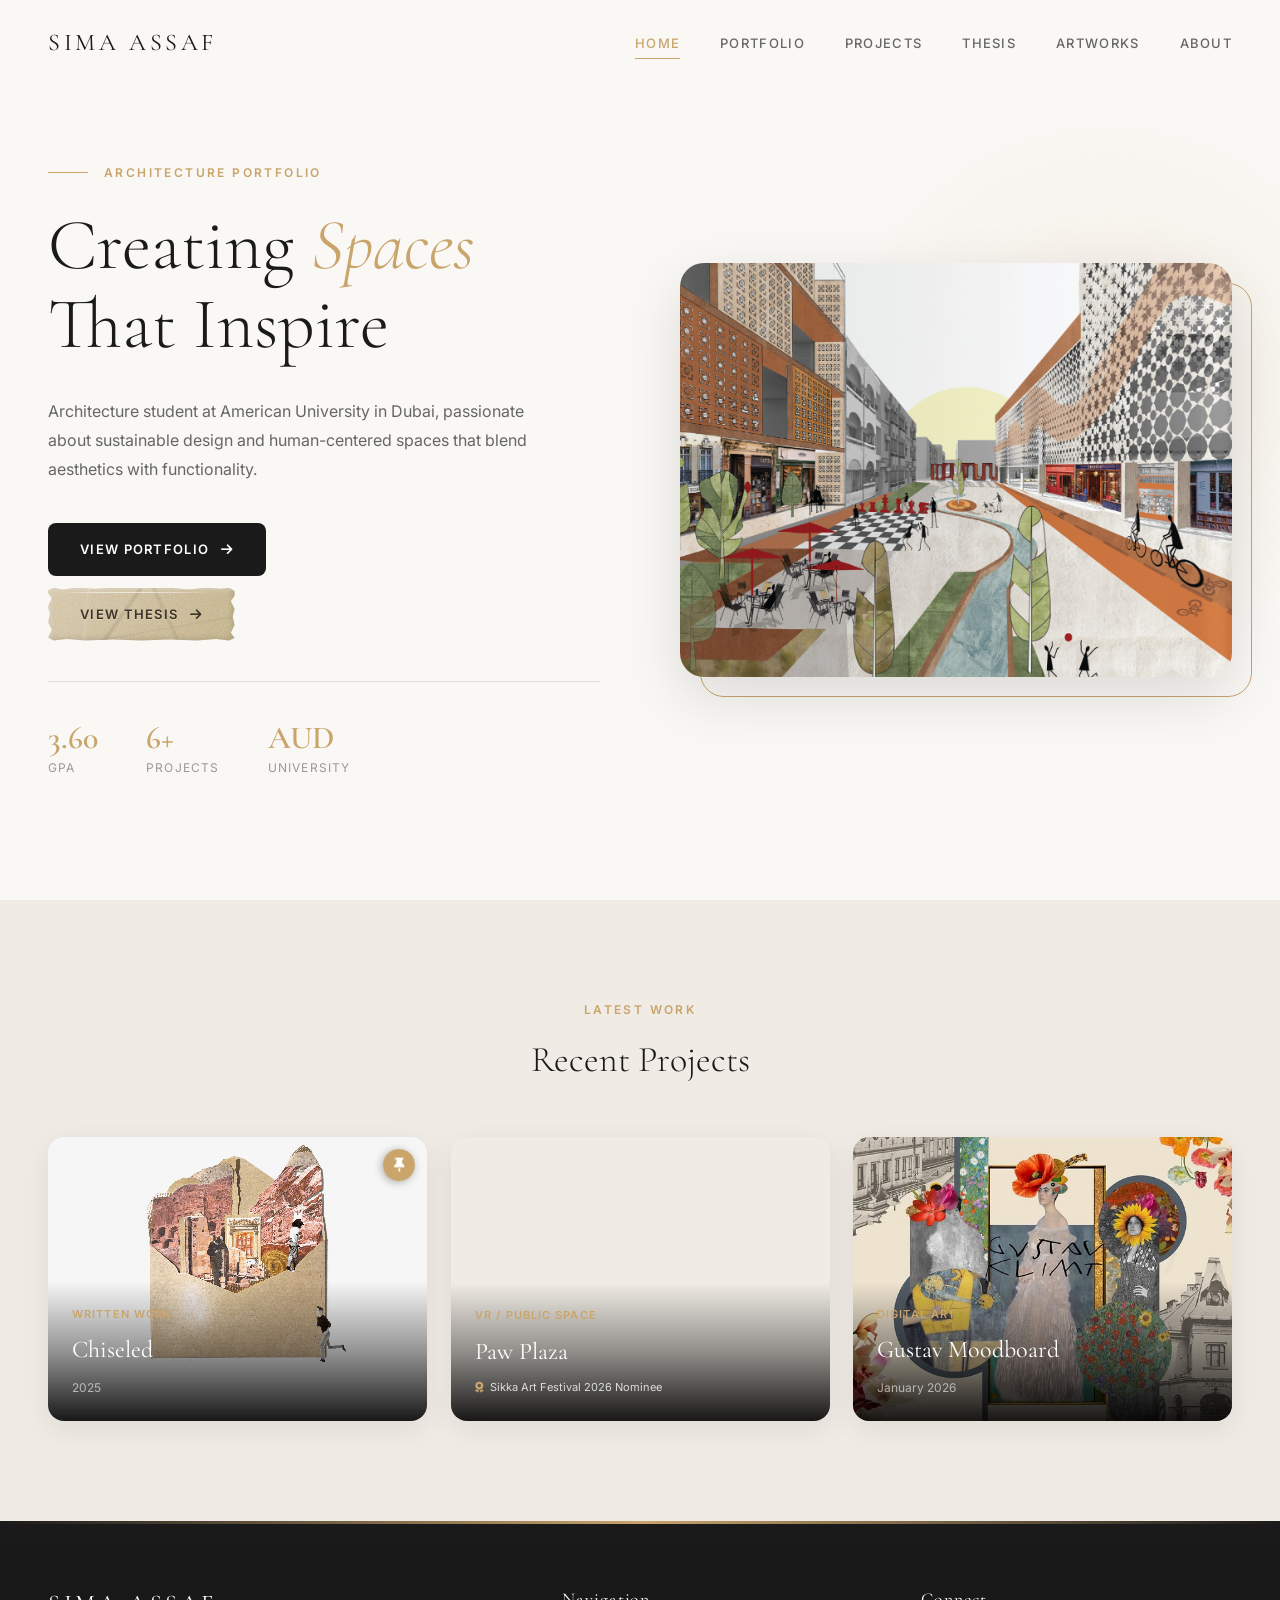
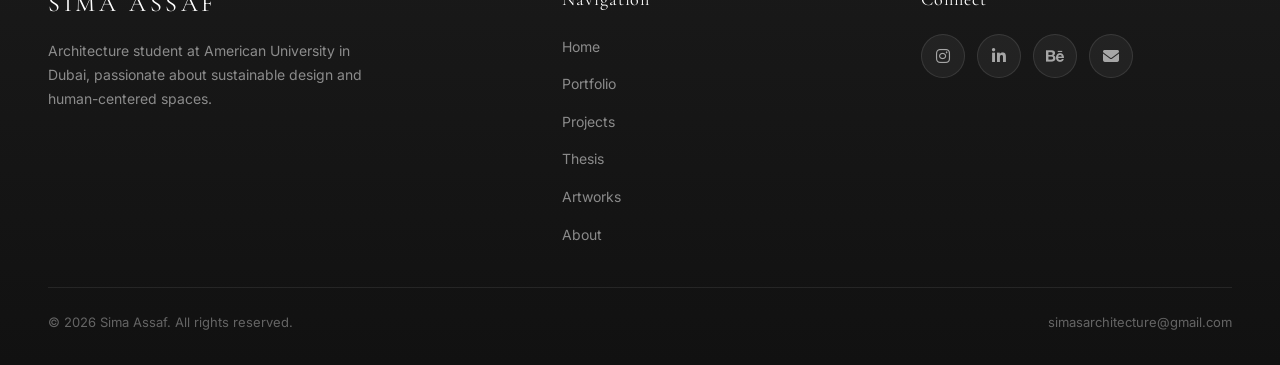
<file: index.html>
<!DOCTYPE html>
<html lang="en">
<head>
    <meta charset="UTF-8">
    <meta name="viewport" content="width=device-width, initial-scale=1.0">
    <title>Sima Assaf | Architecture Portfolio</title>
    <meta name="description" content="Sima Assaf - Architecture Student at American University in Dubai. Portfolio of innovative architectural designs.">
    <meta name="theme-color" content="#c9a46b">
    <meta name="apple-mobile-web-app-status-bar-style" content="default">
    <link rel="icon" href="pdf/icon.png" type="image/png">
    <link rel="preconnect" href="https://fonts.googleapis.com">
    <link rel="preconnect" href="https://fonts.gstatic.com" crossorigin>
    <link href="https://fonts.googleapis.com/css2?family=Cormorant+Garamond:ital,wght@0,300;0,400;0,500;0,600;1,400&family=Inter:wght@300;400;500;600&display=swap" rel="stylesheet">
    <link rel="stylesheet" href="https://cdnjs.cloudflare.com/ajax/libs/font-awesome/6.4.0/css/all.min.css">
    <link rel="stylesheet" href="enhance.css">
    <style>
        :root {
            --gold: #c9a46b;
            --gold-light: #e8d5b5;
            --gold-dark: #9a7b4a;
            --charcoal: #1a1a1a;
            --charcoal-light: #2d2d2d;
            --cream: #faf8f5;
            --cream-dark: #f0ece5;
            --white: #ffffff;
            --text-primary: #1a1a1a;
            --text-secondary: #666666;
            --text-muted: #999999;
            --shadow-sm: 0 2px 8px rgba(0,0,0,0.04);
            --shadow-md: 0 8px 30px rgba(0,0,0,0.08);
            --shadow-lg: 0 20px 60px rgba(0,0,0,0.12);
            --radius-sm: 8px;
            --radius-md: 16px;
            --radius-lg: 24px;
            --transition-fast: 0.2s cubic-bezier(0.4, 0, 0.2, 1);
            --transition-smooth: 0.4s cubic-bezier(0.4, 0, 0.2, 1);
        }

        * { margin: 0; padding: 0; box-sizing: border-box; }
        
        body {
            font-family: 'Inter', -apple-system, sans-serif;
            background: var(--cream);
            color: var(--text-primary);
            line-height: 1.6;
            -webkit-font-smoothing: antialiased;
        }

        .nav {
            position: fixed;
            top: 0;
            left: 0;
            right: 0;
            z-index: 100;
            padding: 24px 48px;
            display: flex;
            align-items: center;
            justify-content: space-between;
            transition: var(--transition-smooth);
        }

        .nav.scrolled {
            background: rgba(250, 248, 245, 0.95);
            backdrop-filter: blur(20px);
            padding: 16px 48px;
            box-shadow: var(--shadow-sm);
        }

        .nav-logo {
            display: flex;
            align-items: center;
            gap: 10px;
            font-family: 'Cormorant Garamond', serif;
            font-size: 24px;
            font-weight: 400;
            color: var(--text-primary);
            text-decoration: none;
            letter-spacing: 0.15em;
        }

        .nav-logo img {
            width: 28px;
            height: 28px;
            object-fit: contain;
        }

        .nav-links {
            display: flex;
            gap: 40px;
            list-style: none;
        }

        .nav-links a {
            color: var(--text-secondary);
            text-decoration: none;
            font-size: 13px;
            font-weight: 500;
            letter-spacing: 0.1em;
            text-transform: uppercase;
            position: relative;
            padding: 8px 0;
            transition: color 0.3s ease;
        }

        .nav-links a::after {
            content: '';
            position: absolute;
            bottom: 0;
            left: 0;
            width: 0;
            height: 1px;
            background: var(--gold);
            transition: width 0.3s ease;
        }

        .nav-links a:hover, .nav-links a.active {
            color: var(--gold);
        }

        .nav-links a:hover::after, .nav-links a.active::after {
            width: 100%;
        }

        .mobile-menu-btn {
            display: none;
            background: none;
            border: none;
            font-size: 24px;
            cursor: pointer;
            color: var(--text-primary);
        }

        .mobile-nav {
            display: none;
            position: fixed;
            top: 70px;
            left: 0;
            right: 0;
            background: var(--cream);
            padding: 20px;
            box-shadow: 0 10px 40px rgba(0,0,0,0.1);
            z-index: 99;
        }

        .mobile-nav.active { display: block; }

        .mobile-nav a {
            display: block;
            padding: 16px;
            color: var(--text-primary);
            text-decoration: none;
            font-size: 16px;
            border-bottom: 1px solid rgba(0,0,0,0.1);
        }

        @media (max-width: 768px) {
            .mobile-menu-btn { display: block; }
            .nav-links { display: none; }
            .nav { padding: 16px 24px; }
        }

        .hero {
            min-height: 100vh;
            display: flex;
            align-items: center;
            padding: 120px 48px 80px;
            position: relative;
            overflow: hidden;
        }

        .hero-bg {
            position: absolute;
            inset: 0;
            z-index: -1;
        }

        .hero-bg::before {
            content: '';
            position: absolute;
            top: 10%;
            right: -10%;
            width: 600px;
            height: 600px;
            background: radial-gradient(circle, rgba(201, 164, 107, 0.12) 0%, transparent 70%);
        }

        .hero-content {
            display: grid;
            grid-template-columns: 1fr 1fr;
            gap: 80px;
            align-items: center;
            max-width: 1400px;
            margin: 0 auto;
            width: 100%;
        }

        .hero-label {
            font-size: 12px;
            font-weight: 600;
            letter-spacing: 0.2em;
            text-transform: uppercase;
            color: var(--gold);
            margin-bottom: 24px;
            display: flex;
            align-items: center;
            gap: 16px;
        }

        .hero-label::before {
            content: '';
            width: 40px;
            height: 1px;
            background: var(--gold);
        }

        .hero-title {
            font-family: 'Cormorant Garamond', serif;
            font-size: clamp(48px, 6vw, 72px);
            font-weight: 300;
            line-height: 1.1;
            margin-bottom: 32px;
        }

        .hero-title em {
            font-style: italic;
            color: var(--gold);
        }

        .hero-description {
            font-size: 16px;
            color: var(--text-secondary);
            max-width: 480px;
            margin-bottom: 40px;
            line-height: 1.8;
        }

        .hero-buttons {
            display: flex;
            flex-direction: column;
            gap: 12px;
            align-items: flex-start;
        }

        .hero-cta {
            display: inline-flex;
            align-items: center;
            gap: 12px;
            padding: 16px 32px;
            background: var(--charcoal);
            color: var(--white);
            text-decoration: none;
            font-size: 13px;
            font-weight: 600;
            letter-spacing: 0.1em;
            text-transform: uppercase;
            border-radius: var(--radius-sm);
            transition: var(--transition-smooth);
        }

        .hero-cta:hover {
            background: var(--gold);
            color: var(--charcoal);
            transform: translateY(-2px);
        }

        .thesis-btn {
            position: relative;
            display: inline-flex;
            align-items: center;
            gap: 12px;
            padding: 16px 32px;
            background: 
                url("data:image/svg+xml,%3Csvg viewBox='0 0 100 100' xmlns='http://www.w3.org/2000/svg'%3E%3Cfilter id='noise'%3E%3CfeTurbulence type='fractalNoise' baseFrequency='0.8' numOctaves='4' stitchTiles='stitch'/%3E%3C/filter%3E%3Crect width='100%25' height='100%25' filter='url(%23noise)'/%3E%3C/svg%3E"),
                linear-gradient(135deg, #d4c4a8 0%, #c9b896 50%, #bfae84 100%);
            background-blend-mode: soft-light, normal;
            color: #3d3428;
            text-decoration: none;
            font-size: 13px;
            font-weight: 600;
            letter-spacing: 0.1em;
            text-transform: uppercase;
            border: none;
            cursor: pointer;
            transition: all 0.3s ease;
            
            clip-path: polygon(
                0% 5%, 3% 0%, 8% 3%, 15% 0%, 25% 2%, 35% 0%, 50% 1%, 65% 0%, 75% 3%, 85% 0%, 92% 2%, 97% 0%, 100% 6%,
                100% 15%, 98% 25%, 100% 40%, 99% 55%, 100% 70%, 98% 85%, 100% 95%,
                97% 100%, 90% 97%, 80% 100%, 65% 98%, 50% 100%, 35% 98%, 20% 100%, 10% 97%, 3% 100%, 0% 94%,
                2% 80%, 0% 65%, 1% 50%, 0% 35%, 2% 20%, 0% 10%
            );
            box-shadow: 
                inset 2px 2px 4px rgba(255,255,255,0.3),
                inset -2px -2px 6px rgba(0,0,0,0.15),
                3px 3px 8px rgba(0,0,0,0.2);
        }

        .thesis-btn::before {
            content: '';
            position: absolute;
            inset: 0;
            background-image: 
                linear-gradient(125deg, transparent 40%, rgba(0,0,0,0.08) 41%, rgba(0,0,0,0.08) 42%, transparent 43%),
                linear-gradient(65deg, transparent 60%, rgba(0,0,0,0.06) 61%, rgba(0,0,0,0.06) 62%, transparent 63%),
                linear-gradient(95deg, transparent 20%, rgba(255,255,255,0.1) 21%, transparent 23%),
                linear-gradient(170deg, transparent 70%, rgba(0,0,0,0.05) 71%, transparent 73%);
            pointer-events: none;
        }

        .thesis-btn::after {
            content: '';
            position: absolute;
            top: 4px;
            left: 8%;
            right: 15%;
            height: 1px;
            background: linear-gradient(90deg, transparent, rgba(255,255,255,0.5) 20%, rgba(255,255,255,0.6) 50%, rgba(255,255,255,0.4) 80%, transparent);
            pointer-events: none;
        }

        .thesis-btn:hover {
            transform: translateY(-2px) scale(1.02);
            background: 
                url("data:image/svg+xml,%3Csvg viewBox='0 0 100 100' xmlns='http://www.w3.org/2000/svg'%3E%3Cfilter id='noise'%3E%3CfeTurbulence type='fractalNoise' baseFrequency='0.8' numOctaves='4' stitchTiles='stitch'/%3E%3C/filter%3E%3Crect width='100%25' height='100%25' filter='url(%23noise)'/%3E%3C/svg%3E"),
                linear-gradient(135deg, #dcc8a0 0%, #d4b88a 50%, #c9a870 100%);
            background-blend-mode: soft-light, normal;
            color: #3d3428;
            clip-path: polygon(
                0% 7%, 2% 0%, 6% 4%, 12% 0%, 20% 3%, 30% 0%, 38% 2%, 50% 0%, 58% 3%, 68% 0%, 78% 4%, 88% 0%, 94% 3%, 98% 0%, 100% 8%,
                99% 18%, 100% 28%, 97% 38%, 100% 48%, 98% 58%, 100% 68%, 97% 78%, 100% 88%, 99% 96%,
                96% 100%, 88% 96%, 78% 100%, 68% 97%, 55% 100%, 42% 97%, 30% 100%, 18% 96%, 8% 100%, 2% 97%, 0% 92%,
                3% 82%, 0% 72%, 2% 62%, 0% 52%, 3% 42%, 0% 32%, 2% 22%, 0% 12%
            );
            box-shadow: 
                inset 3px 3px 6px rgba(255,255,255,0.4),
                inset -3px -3px 8px rgba(0,0,0,0.2),
                6px 8px 20px rgba(0,0,0,0.3);
        }

        .thesis-btn:hover::before {
            background-image: 
                linear-gradient(118deg, transparent 30%, rgba(0,0,0,0.14) 31%, rgba(0,0,0,0.14) 32%, transparent 33%),
                linear-gradient(55deg, transparent 50%, rgba(0,0,0,0.12) 51%, rgba(0,0,0,0.12) 52%, transparent 53%),
                linear-gradient(160deg, transparent 15%, rgba(0,0,0,0.1) 16%, rgba(0,0,0,0.1) 17%, transparent 18%),
                linear-gradient(85deg, transparent 65%, rgba(0,0,0,0.08) 66%, transparent 68%),
                linear-gradient(140deg, transparent 40%, rgba(0,0,0,0.1) 41%, rgba(0,0,0,0.08) 43%, transparent 44%),
                linear-gradient(95deg, transparent 20%, rgba(255,255,255,0.15) 21%, transparent 23%),
                linear-gradient(170deg, transparent 70%, rgba(0,0,0,0.08) 71%, transparent 73%);
        }

        .thesis-btn span {
            position: relative;
            z-index: 1;
            text-shadow: 0 1px 0 rgba(255,255,255,0.3);
        }

        .thesis-btn i {
            position: relative;
            z-index: 1;
        }

        .hero-image {
            position: relative;
        }

        .hero-image-frame {
            border-radius: var(--radius-lg);
            overflow: hidden;
            box-shadow: var(--shadow-lg);
        }

        .hero-image-frame::before {
            content: '';
            position: absolute;
            inset: 0;
            border: 1px solid var(--gold);
            border-radius: var(--radius-lg);
            transform: translate(20px, 20px);
            z-index: -1;
        }

        .hero-image img {
            width: 100%;
            height: auto;
            display: block;
        }

        .stats-bar {
            display: flex;
            gap: 48px;
            padding-top: 40px;
            border-top: 1px solid rgba(0,0,0,0.1);
            margin-top: 40px;
        }

        .stat-item {
            text-align: left;
        }

        .stat-value {
            font-family: 'Cormorant Garamond', serif;
            font-size: 32px;
            font-weight: 600;
            color: var(--gold);
            line-height: 1;
            margin-bottom: 4px;
        }

        .stat-label {
            font-size: 12px;
            color: var(--text-muted);
            text-transform: uppercase;
            letter-spacing: 0.1em;
        }

        .footer {
            padding: 40px 48px;
            background: var(--charcoal);
            color: rgba(255,255,255,0.6);
            display: flex;
            justify-content: space-between;
            align-items: center;
        }

        .footer-social {
            display: flex;
            gap: 24px;
        }

        .footer-social a {
            color: rgba(255,255,255,0.6);
            font-size: 18px;
            transition: color 0.3s ease;
        }

        .footer-social a:hover {
            color: var(--gold);
        }

        @media (max-width: 1024px) {
            .hero-content { grid-template-columns: 1fr; gap: 48px; }
            .nav-links { display: none; }
            .hero { padding: 100px 24px 60px; }
            .hero-image { order: -1; max-width: 500px; margin: 0 auto; }
            .hero-text { text-align: center; }
            .hero-label { justify-content: center; }
            .hero-label::before { display: none; }
            .hero-description { margin-left: auto; margin-right: auto; }
            .stats-bar { justify-content: center; gap: 32px; }
            .hero-buttons { align-items: center; }
        }
        
        @media (max-width: 480px) {
            .stats-bar { 
                flex-wrap: wrap; 
                gap: 24px 40px;
            }
            .stat-value { font-size: 28px; }
            .hero-title { font-size: 36px; }
        }
    </style>
</head>
<body>
    <nav class="nav">
        <a href="index.html" class="nav-logo">SIMA ASSAF</a>
        <ul class="nav-links">
            <li><a href="index.html" class="active">Home</a></li>
            <li><a href="portfolio.html">Portfolio</a></li>
            <li><a href="projects.html">Projects</a></li>
            <li><a href="thesis.html">Thesis</a></li>
            <li><a href="artworks.html">Artworks</a></li>
            <li><a href="about.html">About</a></li>
        </ul>
        <button class="mobile-menu-btn" aria-label="Toggle menu">
            <div class="hamburger-lines">
                <span></span>
                <span></span>
                <span></span>
            </div>
        </button>
    </nav>

    <div class="mobile-nav" id="mobileNav">
        <a href="index.html">Home</a>
        <a href="portfolio.html">Portfolio</a>
        <a href="projects.html">Projects</a>
        <a href="thesis.html">Thesis</a>
        <a href="artworks.html">Artworks</a>
        <a href="about.html">About</a>
    </div>

    <section class="hero">
        <div class="hero-bg"></div>
        <div class="hero-content">
            <div class="hero-text">
                <div class="hero-label reveal stagger-1">Architecture Portfolio</div>
                <h1 class="hero-title reveal stagger-2">
                    Creating <em>Spaces</em> That Inspire
                </h1>
                <p class="hero-description reveal stagger-3">
                    Architecture student at American University in Dubai, passionate about 
                    sustainable design and human-centered spaces that blend aesthetics with 
                    functionality.
                </p>
                <div class="hero-buttons reveal stagger-4">
                    <a href="portfolio.html" class="hero-cta">
                        <span>View Portfolio</span>
                        <i class="fas fa-arrow-right"></i>
                    </a>
                    <a href="thesis.html" class="thesis-btn">
                        <span>View Thesis</span>
                        <i class="fas fa-arrow-right"></i>
                    </a>
                </div>
                <div class="stats-bar reveal stagger-5">
                    <div class="stat-item">
                        <div class="stat-value" data-count="3.60">0</div>
                        <div class="stat-label">GPA</div>
                    </div>
                    <div class="stat-item">
                        <div class="stat-value" data-count="6" data-suffix="+">0</div>
                        <div class="stat-label">Projects</div>
                    </div>
                    <div class="stat-item">
                        <div class="stat-value">AUD</div>
                        <div class="stat-label">University</div>
                    </div>
                </div>
            </div>
            <div class="hero-image reveal-right stagger-3">
                <div class="hero-image-frame">
                    <img src="img/karama-thumb.jpg" alt="Sima Assaf Architecture">
                </div>
            </div>
        </div>
    </section>

    <section class="latest-work">
        <div class="latest-container">
            <div class="latest-header reveal">
                <div class="latest-label">Latest Work</div>
                <h2 class="latest-title">Recent Projects</h2>
            </div>
            <div class="latest-grid">
                <a href="thesis.html" class="latest-card reveal-scale stagger-1">
                    <div class="latest-image">
                        <video autoplay muted loop playsinline style="width:100%;height:100%;object-fit:cover;">
                            <source src="img/thesis.webm" type="video/webm">
                            <source src="img/thesis.mp4" type="video/mp4">
                        </video>
                    </div>
                    <div class="latest-overlay">
                        <div class="latest-category">Written Work</div>
                        <h3 class="latest-name">Chiseled</h3>
                        <div class="latest-date">2025</div>
                    </div>
                    <div class="latest-pinned">
                        <i class="fas fa-thumbtack"></i>
                    </div>
                </a>
                <a href="projects.html" class="latest-card reveal-scale stagger-2">
                    <div class="latest-image">
                        <video autoplay muted loop playsinline style="width:100%;height:100%;object-fit:cover;">
                            <source src="img/Paw%20Plaza.mp4" type="video/mp4">
                        </video>
                    </div>
                    <div class="latest-overlay">
                        <div class="latest-category">VR / Public Space</div>
                        <h3 class="latest-name">Paw Plaza</h3>
                        <div class="latest-badge">
                            <i class="fas fa-award"></i> Sikka Art Festival 2026 Nominee
                        </div>
                    </div>
                </a>
                <a href="artworks.html" class="latest-card reveal-scale stagger-3">
                    <div class="latest-image">
                        <img src="img/art/Gustav%20Moodboard.jpg" alt="Gustav Moodboard">
                    </div>
                    <div class="latest-overlay">
                        <div class="latest-category">Digital Art</div>
                        <h3 class="latest-name">Gustav Moodboard</h3>
                        <div class="latest-date">January 2026</div>
                    </div>
                </a>
            </div>
        </div>
    </section>

    <style>
        .latest-work {
            padding: 100px 48px;
            background: var(--cream-dark);
        }
        .latest-container {
            max-width: 1200px;
            margin: 0 auto;
        }
        .latest-header {
            text-align: center;
            margin-bottom: 48px;
        }
        .latest-label {
            font-size: 12px;
            font-weight: 600;
            letter-spacing: 0.2em;
            text-transform: uppercase;
            color: var(--gold);
            margin-bottom: 12px;
        }
        .latest-title {
            font-family: 'Cormorant Garamond', serif;
            font-size: 36px;
            font-weight: 300;
            color: var(--text-primary);
        }
        .latest-grid {
            display: grid;
            grid-template-columns: repeat(3, 1fr);
            gap: 24px;
        }
        .latest-card {
            position: relative;
            border-radius: 16px;
            overflow: hidden;
            aspect-ratio: 4/3;
            text-decoration: none;
            display: block;
            box-shadow: 0 8px 30px rgba(0,0,0,0.08);
            transition: transform 0.3s ease, box-shadow 0.3s ease;
        }
        .latest-card:hover {
            transform: translateY(-8px);
            box-shadow: 0 20px 50px rgba(0,0,0,0.15);
        }
        .latest-image {
            width: 100%;
            height: 100%;
        }
        .latest-image img {
            width: 100%;
            height: 100%;
            object-fit: cover;
        }
        .latest-overlay {
            position: absolute;
            bottom: 0;
            left: 0;
            right: 0;
            padding: 24px;
            background: linear-gradient(to top, rgba(0,0,0,0.9) 0%, rgba(0,0,0,0.4) 50%, transparent 100%);
            color: white;
        }
        .latest-category {
            font-size: 11px;
            font-weight: 600;
            letter-spacing: 0.1em;
            text-transform: uppercase;
            color: var(--gold);
            margin-bottom: 8px;
        }
        .latest-name {
            font-family: 'Cormorant Garamond', serif;
            font-size: 24px;
            font-weight: 400;
            margin-bottom: 8px;
        }
        .latest-badge {
            font-size: 11px;
            color: rgba(255,255,255,0.8);
        }
        .latest-badge i {
            color: var(--gold);
            margin-right: 4px;
        }
        .latest-date {
            font-size: 12px;
            color: rgba(255,255,255,0.6);
        }
        .latest-pinned {
            position: absolute;
            top: 12px;
            right: 12px;
            width: 32px;
            height: 32px;
            background: var(--gold);
            border-radius: 50%;
            display: flex;
            align-items: center;
            justify-content: center;
            color: white;
            font-size: 14px;
            box-shadow: 0 2px 8px rgba(0,0,0,0.3);
            z-index: 5;
            transform: rotate(45deg);
        }
        .latest-pinned i {
            transform: rotate(-45deg);
        }
        @media (max-width: 768px) {
            .latest-work { padding: 60px 24px; }
            .latest-grid { grid-template-columns: 1fr; gap: 20px; }
            .latest-card { aspect-ratio: 16/10; }
            .latest-name { font-size: 20px; }
            .latest-overlay { padding: 20px; }
            .latest-pinned { width: 28px; height: 28px; font-size: 12px; }
        }
    </style>

    <footer class="footer">
        <p>&copy; 2025 Sima Assaf. All rights reserved.</p>
        <div class="footer-social">
            <a href="https://www.instagram.com/simasarchitecture/" target="_blank"><i class="fab fa-instagram"></i></a>
            <a href="https://www.linkedin.com/in/simasarchitecture/" target="_blank"><i class="fab fa-linkedin-in"></i></a>
            <a href="https://www.behance.net/simaassaf" target="_blank"><i class="fab fa-behance"></i></a>
            <a href="mailto:simasarchitecture@gmail.com"><i class="fas fa-envelope"></i></a>
        </div>
    </footer>

    <script src="enhance.js"></script>
</body>
</html>
</file>
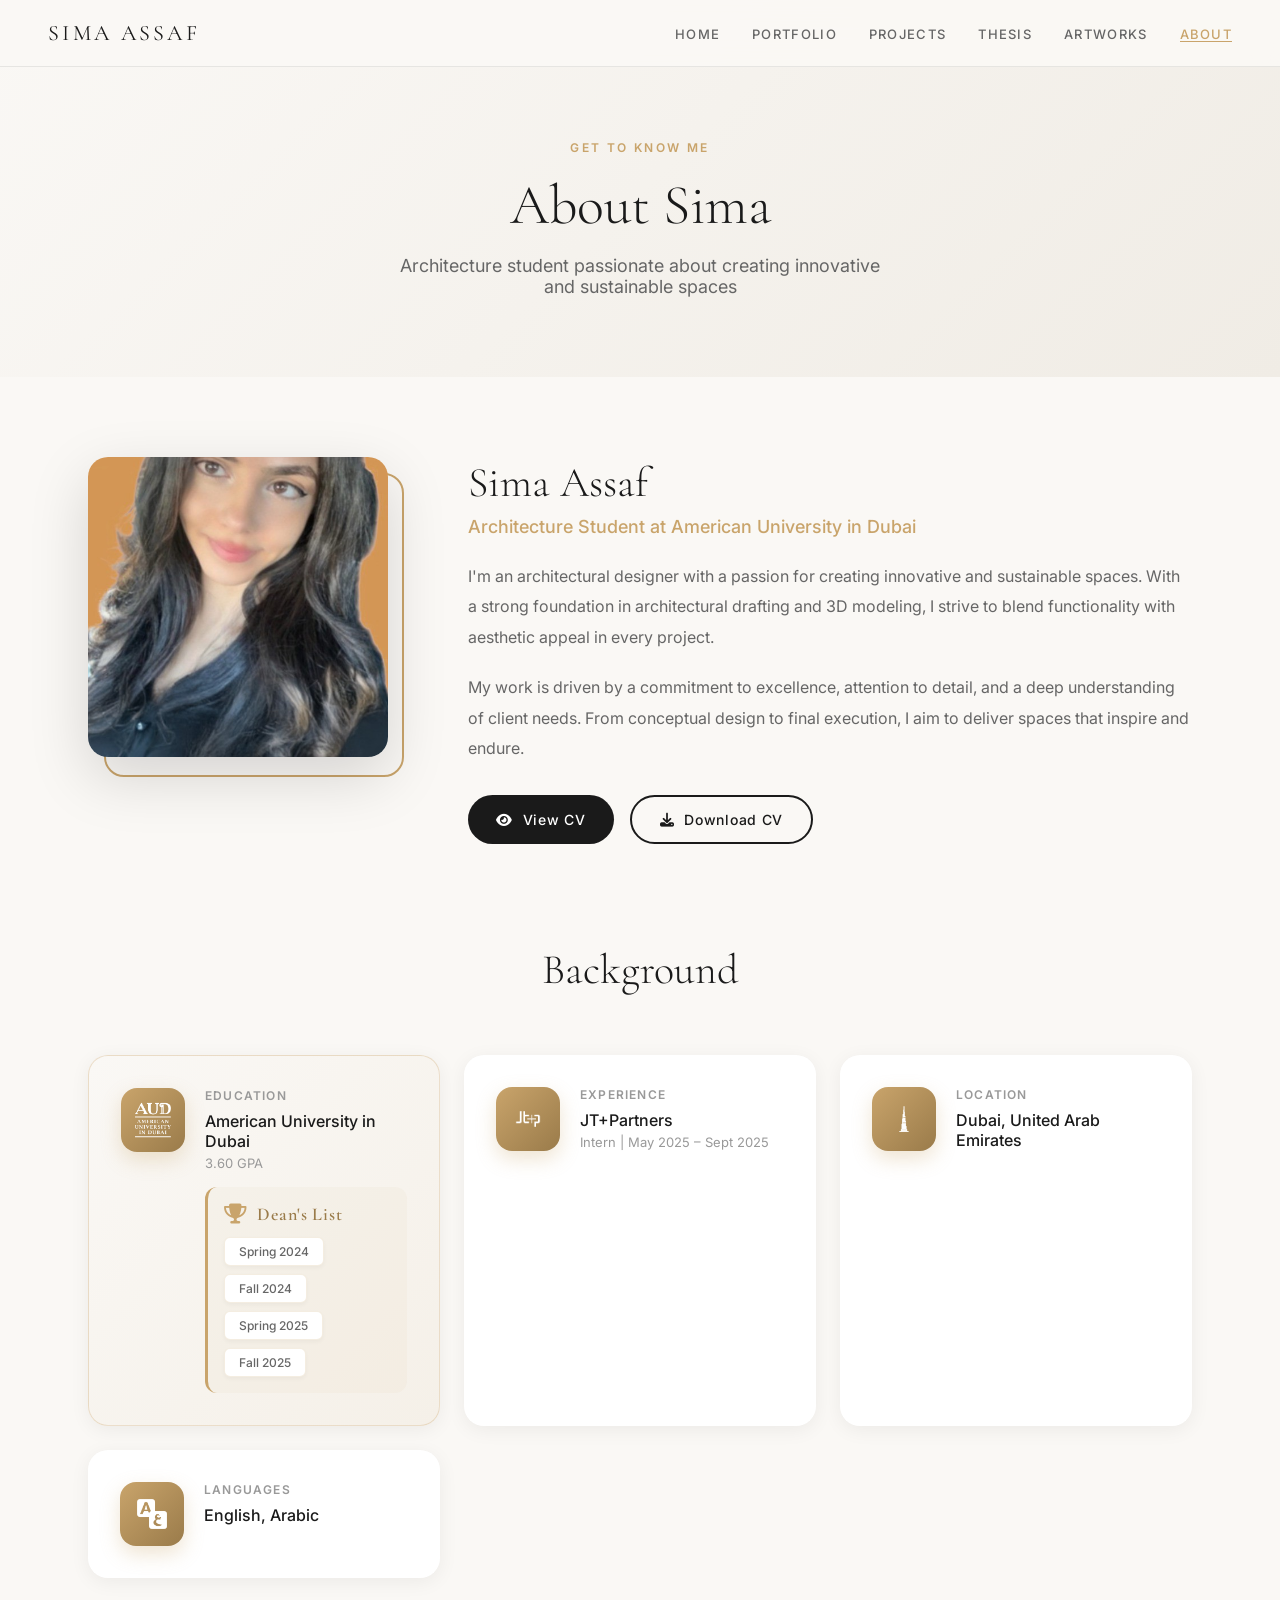
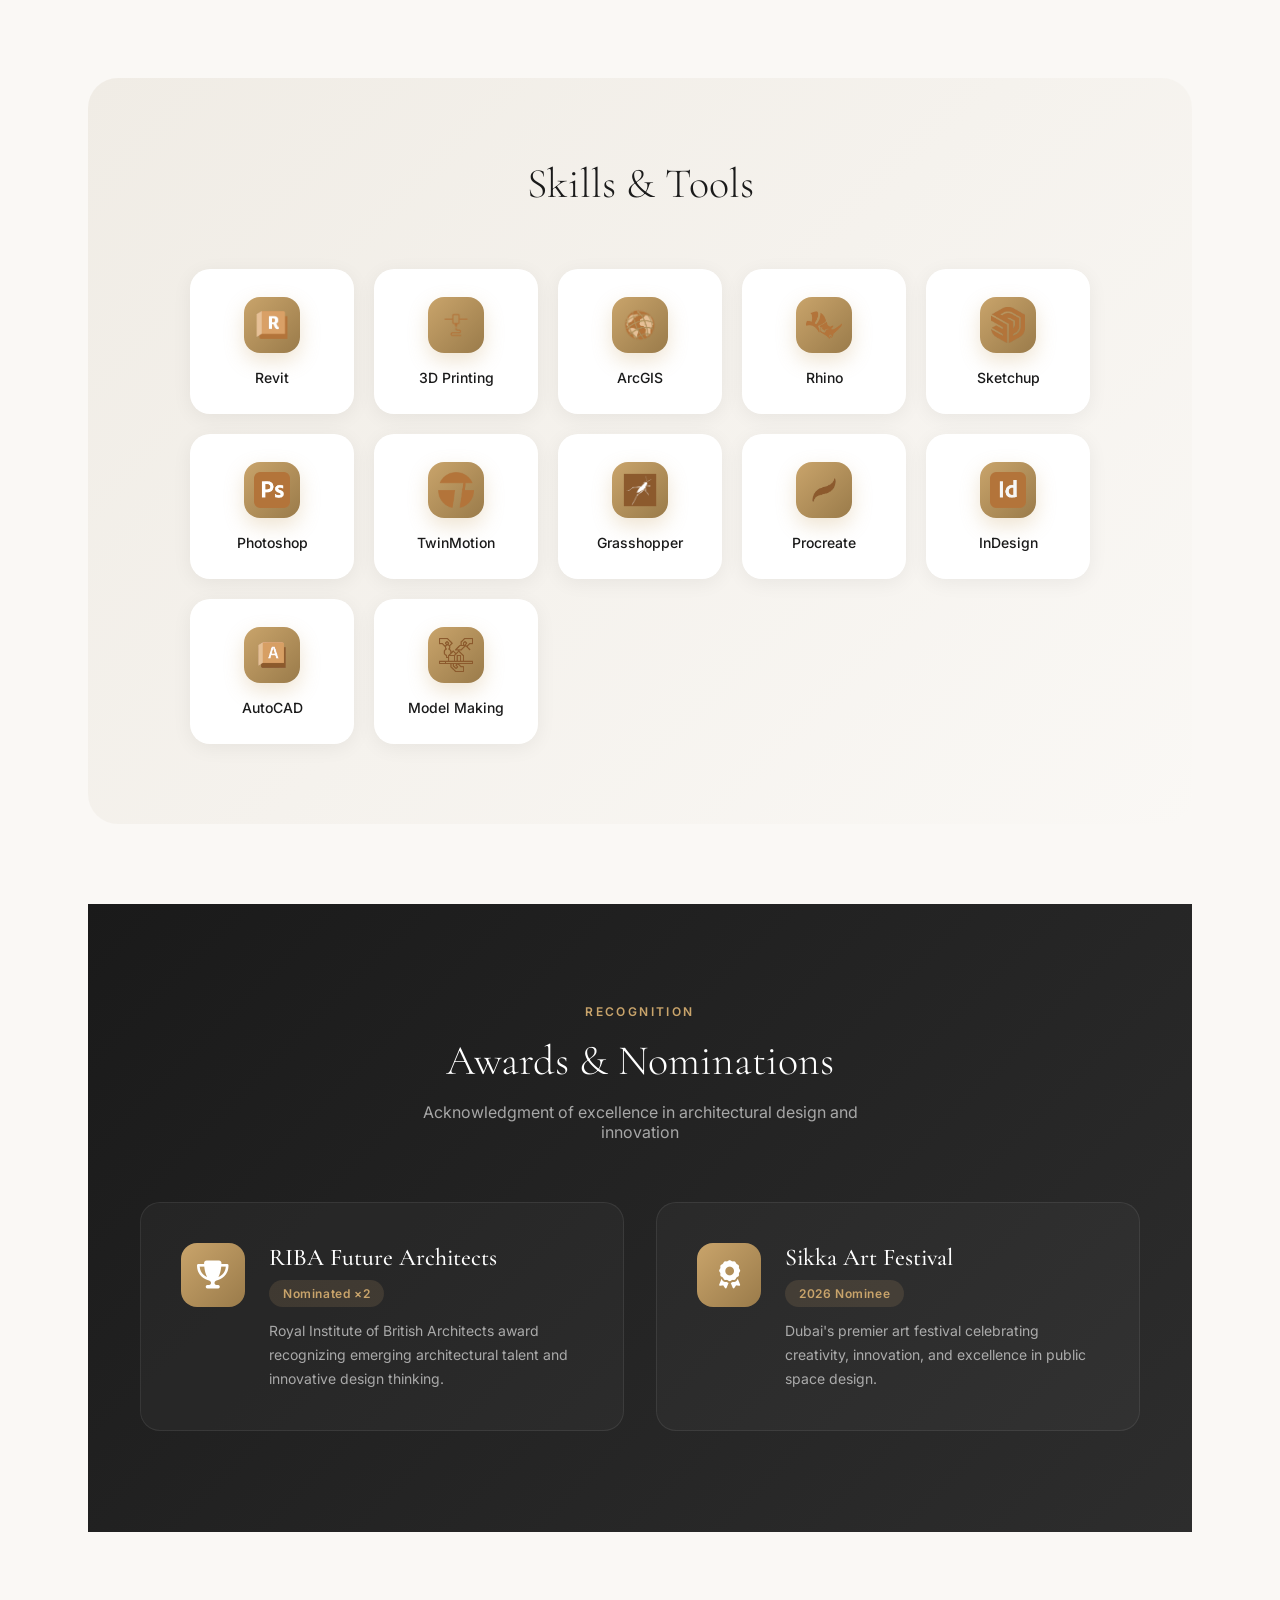
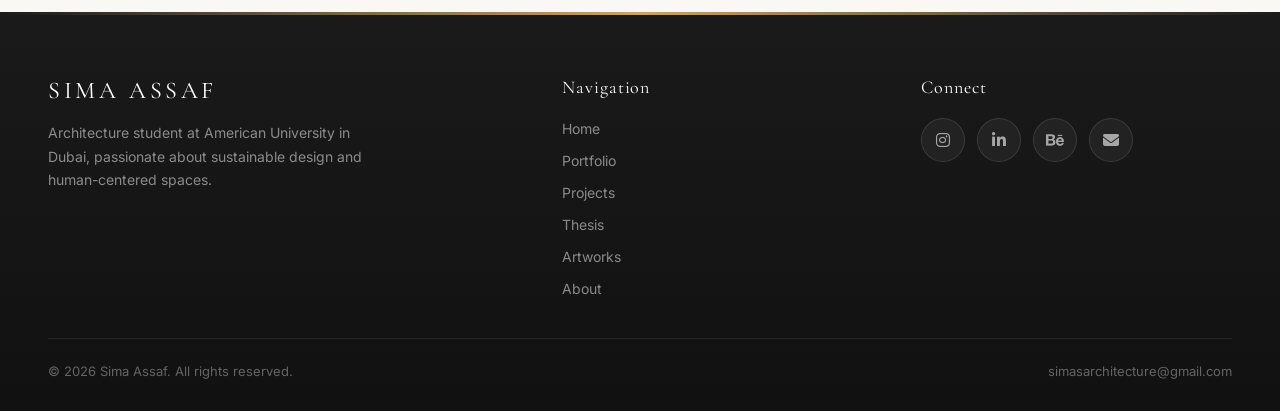
<file: about.html>
<!DOCTYPE html>
<html lang="en">
<head>
    <meta charset="UTF-8">
    <meta name="viewport" content="width=device-width, initial-scale=1.0">
    <title>About | Sima Assaf</title>
    <link rel="icon" href="pdf/icon.png" type="image/png">
    <link rel="preconnect" href="https://fonts.googleapis.com">
    <link href="https://fonts.googleapis.com/css2?family=Cormorant+Garamond:ital,wght@0,300;0,400;0,500;0,600;1,400&family=Inter:wght@300;400;500;600&display=swap" rel="stylesheet">
    <link rel="stylesheet" href="https://cdnjs.cloudflare.com/ajax/libs/font-awesome/6.4.0/css/all.min.css">
    <link rel="stylesheet" href="enhance.css">
    <style>
        :root {
            --gold: #c9a46b;
            --gold-light: #e8d5b5;
            --gold-dark: #9a7b4a;
            --charcoal: #1a1a1a;
            --cream: #faf8f5;
            --cream-dark: #f0ece5;
            --text-primary: #1a1a1a;
            --text-secondary: #666666;
            --text-muted: #999999;
        }

        * { margin: 0; padding: 0; box-sizing: border-box; }
        
        body {
            font-family: 'Inter', -apple-system, sans-serif;
            background: var(--cream);
            color: var(--text-primary);
        }

        .nav {
            position: fixed;
            top: 0;
            left: 0;
            right: 0;
            z-index: 100;
            padding: 20px 48px;
            display: flex;
            align-items: center;
            justify-content: space-between;
            background: rgba(250, 248, 245, 0.95);
            backdrop-filter: blur(20px);
            border-bottom: 1px solid rgba(0,0,0,0.08);
        }

        .nav-logo {
            display: flex;
            align-items: center;
            gap: 10px;
            font-family: 'Cormorant Garamond', serif;
            font-size: 22px;
            font-weight: 400;
            color: var(--text-primary);
            text-decoration: none;
            letter-spacing: 0.15em;
        }

        .nav-logo img {
            width: 28px;
            height: 28px;
            object-fit: contain;
        }

        .nav-links {
            display: flex;
            gap: 32px;
            list-style: none;
        }

        .nav-links a {
            color: var(--text-secondary);
            text-decoration: none;
            font-size: 13px;
            font-weight: 500;
            letter-spacing: 0.1em;
            text-transform: uppercase;
            transition: color 0.3s;
        }

        .nav-links a:hover, .nav-links a.active {
            color: var(--gold);
        }

        .mobile-menu-btn {
            display: none;
            background: none;
            border: none;
            font-size: 24px;
            cursor: pointer;
            color: var(--text-primary);
        }

        .mobile-nav {
            display: none;
            position: fixed;
            top: 70px;
            left: 0;
            right: 0;
            background: var(--cream);
            padding: 20px;
            box-shadow: 0 10px 40px rgba(0,0,0,0.1);
            z-index: 99;
        }

        .mobile-nav.active { display: block; }
        .mobile-nav a {
            display: block;
            padding: 16px;
            color: var(--text-primary);
            text-decoration: none;
            font-size: 16px;
            border-bottom: 1px solid rgba(0,0,0,0.1);
        }

        .hero {
            padding: 140px 48px 80px;
            background: linear-gradient(135deg, var(--cream) 0%, var(--cream-dark) 100%);
            text-align: center;
        }

        .hero-label {
            font-size: 12px;
            font-weight: 600;
            letter-spacing: 0.2em;
            text-transform: uppercase;
            color: var(--gold);
            margin-bottom: 16px;
        }

        .hero-title {
            font-family: 'Cormorant Garamond', serif;
            font-size: 56px;
            font-weight: 300;
            margin-bottom: 16px;
        }

        .hero-subtitle {
            color: var(--text-secondary);
            font-size: 18px;
            max-width: 500px;
            margin: 0 auto;
        }

        .content {
            max-width: 1200px;
            margin: 0 auto;
            padding: 80px 48px;
        }

        .profile-section {
            display: grid;
            grid-template-columns: 300px 1fr;
            gap: 80px;
            margin-bottom: 100px;
            align-items: start;
        }

        .profile-image {
            position: relative;
        }

        .profile-image img {
            width: 100%;
            border-radius: 20px;
            box-shadow: 0 20px 60px rgba(0,0,0,0.15);
        }

        .profile-image::before {
            content: '';
            position: absolute;
            top: 16px;
            left: 16px;
            right: -16px;
            bottom: -16px;
            border: 2px solid var(--gold);
            border-radius: 20px;
            z-index: -1;
        }

        .profile-content h2 {
            font-family: 'Cormorant Garamond', serif;
            font-size: 42px;
            font-weight: 300;
            margin-bottom: 8px;
        }

        .profile-role {
            font-size: 18px;
            color: var(--gold);
            margin-bottom: 24px;
            font-weight: 500;
        }

        .profile-bio {
            color: var(--text-secondary);
            line-height: 1.9;
            margin-bottom: 20px;
        }

        .cv-buttons {
            display: flex;
            gap: 16px;
            margin-top: 32px;
        }

        .btn {
            display: inline-flex;
            align-items: center;
            gap: 10px;
            padding: 14px 28px;
            background: var(--charcoal);
            color: white;
            text-decoration: none;
            font-size: 14px;
            font-weight: 500;
            letter-spacing: 0.05em;
            border-radius: 30px;
            border: none;
            cursor: pointer;
            transition: all 0.3s;
        }

        .btn:hover {
            background: var(--gold);
            color: var(--charcoal);
            transform: translateY(-2px);
            box-shadow: 0 8px 25px rgba(201, 164, 107, 0.4);
        }

        .btn-outline {
            background: transparent;
            color: var(--charcoal);
            border: 2px solid var(--charcoal);
        }

        .btn-outline:hover {
            background: var(--charcoal);
            color: white;
        }

        .section-header {
            text-align: center;
            margin-bottom: 60px;
        }

        .section-title {
            font-family: 'Cormorant Garamond', serif;
            font-size: 42px;
            font-weight: 300;
        }

        .stats-grid {
            display: grid;
            grid-template-columns: repeat(auto-fit, minmax(280px, 1fr));
            gap: 24px;
            margin-bottom: 100px;
        }

        .stat-card {
            display: flex;
            align-items: flex-start;
            gap: 20px;
            padding: 32px;
            background: white;
            border-radius: 20px;
            box-shadow: 0 4px 20px rgba(0,0,0,0.06);
            transition: all 0.3s;
        }

        .stat-card:hover {
            transform: translateY(-4px);
            box-shadow: 0 12px 40px rgba(0,0,0,0.1);
        }

        .stat-icon {
            width: 64px;
            height: 64px;
            border-radius: 16px;
            display: flex;
            align-items: center;
            justify-content: center;
            flex-shrink: 0;
            background: linear-gradient(135deg, var(--gold) 0%, var(--gold-dark) 100%);
            box-shadow: 0 8px 20px rgba(201, 164, 107, 0.3);
        }

        .stat-icon img {
            width: 36px;
            height: 36px;
            object-fit: contain;
            filter: brightness(0) invert(1);
        }

        .stat-icon i {
            font-size: 28px;
            color: white;
        }

        .stat-content h3 {
            font-size: 12px;
            font-weight: 600;
            letter-spacing: 0.1em;
            text-transform: uppercase;
            color: var(--text-muted);
            margin-bottom: 8px;
        }

        .stat-content p {
            font-size: 16px;
            font-weight: 500;
            color: var(--text-primary);
            margin-bottom: 4px;
        }

        .stat-detail {
            font-size: 13px;
            color: var(--text-muted);
        }

        .achievement {
            display: inline-block;
            margin-top: 8px;
            padding: 4px 12px;
            background: rgba(201, 164, 107, 0.15);
            color: var(--gold-dark);
            border-radius: 20px;
            font-size: 12px;
            font-weight: 600;
            margin-right: 6px;
        }

        .stat-card-education {
            background: linear-gradient(135deg, #faf8f5 0%, #f5f0e8 100%);
            border: 1px solid rgba(201, 164, 107, 0.3);
            position: relative;
        }
        .deans-list-container {
            margin-top: 16px;
            padding: 16px;
            background: rgba(201, 164, 107, 0.05);
            border-radius: 12px;
            border-left: 3px solid var(--gold);
        }
        .deans-list-header {
            display: flex;
            align-items: center;
            gap: 10px;
            margin-bottom: 12px;
        }
        .deans-list-header i {
            color: var(--gold);
            font-size: 20px;
        }
        .deans-list-header span {
            font-family: 'Cormorant Garamond', serif;
            font-size: 18px;
            font-weight: 600;
            color: var(--gold-dark);
            letter-spacing: 0.05em;
        }
        .deans-list-terms {
            display: flex;
            flex-wrap: wrap;
            gap: 8px;
        }
        .term-badge {
            background: white;
            color: var(--text-secondary);
            padding: 6px 14px;
            border-radius: 6px;
            font-size: 12px;
            font-weight: 500;
            border: 1px solid rgba(201, 164, 107, 0.2);
            box-shadow: 0 2px 4px rgba(0,0,0,0.04);
            transition: all 0.3s ease;
        }
        
        .term-badge:hover {
            background: var(--gold);
            color: white;
            border-color: var(--gold);
            transform: translateY(-2px);
            box-shadow: 0 4px 12px rgba(201, 164, 107, 0.3);
        }

        .skills-section {
            padding: 80px 48px;
            background: linear-gradient(135deg, var(--cream-dark) 0%, var(--cream) 100%);
            border-radius: 30px;
            margin-bottom: 80px;
        }

        .skills-grid {
            display: grid;
            grid-template-columns: repeat(auto-fit, minmax(140px, 1fr));
            gap: 20px;
            max-width: 900px;
            margin: 0 auto;
        }

        .skill-item {
            display: flex;
            flex-direction: column;
            align-items: center;
            gap: 16px;
            padding: 28px 20px;
            background: white;
            border-radius: 20px;
            box-shadow: 0 4px 20px rgba(0,0,0,0.06);
            transition: all 0.3s;
        }

        .skill-item:hover {
            transform: translateY(-4px);
            box-shadow: 0 12px 40px rgba(0,0,0,0.1);
        }

        .skill-icon {
            width: 56px;
            height: 56px;
            border-radius: 16px;
            background: linear-gradient(135deg, var(--gold) 0%, var(--gold-dark) 100%);
            display: flex;
            align-items: center;
            justify-content: center;
            font-size: 24px;
            color: white;
            box-shadow: 0 8px 20px rgba(201, 164, 107, 0.3);
            overflow: hidden;
        }
        .skill-icon img {
            width: 36px;
            height: 36px;
            object-fit: contain;
        }

        .skill-name {
            font-size: 14px;
            font-weight: 500;
            color: var(--text-primary);
            text-align: center;
        }

        .footer {
            padding: 40px 48px;
            background: var(--charcoal);
            color: rgba(255,255,255,0.6);
            text-align: center;
        }

        @media (max-width: 968px) {
            .mobile-menu-btn { display: block; }
            .nav-links { display: none; }
            .nav { padding: 16px 24px; }
            .hero { padding: 100px 24px 60px; }
            .hero-title { font-size: 40px; }
            .content { padding: 60px 24px; }
            .profile-section {
                grid-template-columns: 1fr;
                gap: 40px;
                text-align: center;
            }
            .profile-image {
                max-width: 250px;
                margin: 0 auto;
            }
            .profile-image::before { display: none; }
            .profile-content h2 { font-size: 36px; }
            .cv-buttons { justify-content: center; flex-wrap: wrap; gap: 12px; }
            .cv-buttons .btn { 
                flex: 1; 
                min-width: 140px; 
                justify-content: center; 
            }
            .stats-grid { grid-template-columns: 1fr; gap: 16px; }
            .stat-card { padding: 24px; }
            .skills-grid { grid-template-columns: repeat(3, 1fr); gap: 12px; }
            .skill-item { padding: 20px 12px; }
            .skill-icon { width: 48px; height: 48px; }
            .skill-icon img { width: 28px; height: 28px; }
            .skill-name { font-size: 12px; }
            .skills-section { padding: 60px 24px; border-radius: 20px; }
            .section-title { font-size: 32px; }
        }
        
        @media (max-width: 480px) {
            .skills-grid { grid-template-columns: repeat(2, 1fr); }
        }
    </style>
</head>
<body>
    <nav class="nav">
        <a href="index.html" class="nav-logo">SIMA ASSAF</a>
        <ul class="nav-links">
            <li><a href="index.html">Home</a></li>
            <li><a href="portfolio.html">Portfolio</a></li>
            <li><a href="projects.html">Projects</a></li>
            <li><a href="thesis.html">Thesis</a></li>
            <li><a href="artworks.html">Artworks</a></li>
            <li><a href="about.html" class="active">About</a></li>
        </ul>
        <button class="mobile-menu-btn" aria-label="Toggle menu">
            <div class="hamburger-lines">
                <span></span>
                <span></span>
                <span></span>
            </div>
        </button>
    </nav>

    <div class="mobile-nav" id="mobileNav">
        <a href="index.html">Home</a>
        <a href="portfolio.html">Portfolio</a>
        <a href="projects.html">Projects</a>
        <a href="thesis.html">Thesis</a>
        <a href="artworks.html">Artworks</a>
        <a href="about.html">About</a>
    </div>

    <header class="hero">
        <div class="hero-label">Get To Know Me</div>
        <h1 class="hero-title">About Sima</h1>
        <p class="hero-subtitle">Architecture student passionate about creating innovative and sustainable spaces</p>
    </header>

    <div class="content">
        
        <div class="profile-section">
            <div class="profile-image reveal-left">
                <img src="pdf/sima.jpg" alt="Sima Assaf" loading="lazy">
            </div>
            <div class="profile-content reveal-right">
                <h2>Sima Assaf</h2>
                <div class="profile-role">Architecture Student at American University in Dubai</div>
                <p class="profile-bio">I'm an architectural designer with a passion for creating innovative and sustainable spaces. With a strong foundation in architectural drafting and 3D modeling, I strive to blend functionality with aesthetic appeal in every project.</p>
                <p class="profile-bio">My work is driven by a commitment to excellence, attention to detail, and a deep understanding of client needs. From conceptual design to final execution, I aim to deliver spaces that inspire and endure.</p>
                <div class="cv-buttons">
                    <a href="pdf/cv.pdf" target="_blank" class="btn">
                        <i class="fas fa-eye"></i> View CV
                    </a>
                    <a href="pdf/cv.pdf" download class="btn btn-outline">
                        <i class="fas fa-download"></i> Download CV
                    </a>
                </div>
            </div>
        </div>

        <div class="section-header reveal">
            <h2 class="section-title">Background</h2>
        </div>
        
        <div class="stats-grid">
            <div class="stat-card stat-card-education reveal stagger-1">
                <div class="stat-icon">
                    <img src="pdf/aud-logo.png" alt="AUD">
                </div>
                <div class="stat-content">
                    <h3>Education</h3>
                    <p>American University in Dubai</p>
                    <div class="stat-detail">3.60 GPA</div>
                    <div class="deans-list-container">
                        <div class="deans-list-header">
                            <i class="fas fa-trophy"></i>
                            <span>Dean's List</span>
                        </div>
                        <div class="deans-list-terms">
                            <span class="term-badge">Spring 2024</span>
                            <span class="term-badge">Fall 2024</span>
                            <span class="term-badge">Spring 2025</span>
                            <span class="term-badge">Fall 2025</span>
                        </div>
                    </div>
                </div>
            </div>

            <div class="stat-card reveal stagger-2">
                <div class="stat-icon">
                    <img src="pdf/jt.png" alt="JT+Partners">
                </div>
                <div class="stat-content">
                    <h3>Experience</h3>
                    <p>JT+Partners</p>
                    <div class="stat-detail">Intern | May 2025 – Sept 2025</div>
                </div>
            </div>

            <div class="stat-card reveal stagger-3">
                <div class="stat-icon">
                    <img src="pdf/burj.png" alt="Location">
                </div>
                <div class="stat-content">
                    <h3>Location</h3>
                    <p>Dubai, United Arab Emirates</p>
                </div>
            </div>

            <div class="stat-card reveal stagger-4">
                <div class="stat-icon">
                    <img src="pdf/lang.png" alt="Languages">
                </div>
                <div class="stat-content">
                    <h3>Languages</h3>
                    <p>English, Arabic</p>
                </div>
            </div>

        </div>

        <div class="skills-section">
            <div class="section-header reveal">
                <h2 class="section-title">Skills & Tools</h2>
            </div>
            <div class="skills-grid">
                <div class="skill-item reveal stagger-1">
                    <div class="skill-icon"><img src="img/skills/revit.png" loading="lazy" alt="Revit"></div>
                    <div class="skill-name">Revit</div>
                </div>
                <div class="skill-item reveal stagger-2">
                    <div class="skill-icon"><img src="img/skills/3d-printing.png" loading="lazy" alt="3D Printing"></div>
                    <div class="skill-name">3D Printing</div>
                </div>
                <div class="skill-item reveal stagger-3">
                    <div class="skill-icon"><img src="img/skills/arcgis.png" loading="lazy" alt="ArcGIS"></div>
                    <div class="skill-name">ArcGIS</div>
                </div>
                <div class="skill-item reveal stagger-4">
                    <div class="skill-icon"><img src="img/skills/rhino.png" loading="lazy" alt="Rhino"></div>
                    <div class="skill-name">Rhino</div>
                </div>
                <div class="skill-item reveal stagger-5">
                    <div class="skill-icon"><img src="img/skills/sketchup.png" loading="lazy" alt="Sketchup"></div>
                    <div class="skill-name">Sketchup</div>
                </div>
                <div class="skill-item reveal stagger-6">
                    <div class="skill-icon"><img src="img/skills/photoshop.png" loading="lazy" alt="Photoshop"></div>
                    <div class="skill-name">Photoshop</div>
                </div>
                <div class="skill-item reveal stagger-7">
                    <div class="skill-icon"><img src="img/skills/twinmotion.png" loading="lazy" alt="TwinMotion"></div>
                    <div class="skill-name">TwinMotion</div>
                </div>
                <div class="skill-item reveal stagger-8">
                    <div class="skill-icon"><img src="img/skills/grasshopper.png" loading="lazy" alt="Grasshopper"></div>
                    <div class="skill-name">Grasshopper</div>
                </div>
                <div class="skill-item reveal stagger-9">
                    <div class="skill-icon"><img src="img/skills/procreate.png" loading="lazy" alt="Procreate"></div>
                    <div class="skill-name">Procreate</div>
                </div>
                <div class="skill-item reveal stagger-10">
                    <div class="skill-icon"><img src="img/skills/indesign.png" loading="lazy" alt="InDesign"></div>
                    <div class="skill-name">InDesign</div>
                </div>
                <div class="skill-item reveal stagger-11">
                    <div class="skill-icon"><img src="img/skills/autocad.png" loading="lazy" alt="AutoCAD"></div>
                    <div class="skill-name">AutoCAD</div>
                </div>
                <div class="skill-item reveal stagger-12">
                    <div class="skill-icon"><img src="img/skills/modelmaking.png" loading="lazy" alt="Model Making"></div>
                    <div class="skill-name">Model Making</div>
                </div>
            </div>
        </div>

        <div class="awards-section">
            <div class="awards-container">
                <div class="awards-header">
                    <div class="awards-label">Recognition</div>
                    <h2 class="awards-title">Awards & Nominations</h2>
                    <p class="awards-subtitle">Acknowledgment of excellence in architectural design and innovation</p>
                </div>
                <div class="awards-grid">
                    <div class="award-card reveal stagger-1">
                        <div class="award-icon">
                            <i class="fas fa-trophy"></i>
                        </div>
                        <div class="award-content">
                            <h3 class="award-name">RIBA Future Architects</h3>
                            <div class="award-badge">Nominated ×2</div>
                            <p class="award-description">Royal Institute of British Architects award recognizing emerging architectural talent and innovative design thinking.</p>
                        </div>
                    </div>
                    <div class="award-card reveal stagger-2">
                        <div class="award-icon">
                            <i class="fas fa-award"></i>
                        </div>
                        <div class="award-content">
                            <h3 class="award-name">Sikka Art Festival</h3>
                            <div class="award-badge">2026 Nominee</div>
                            <p class="award-description">Dubai's premier art festival celebrating creativity, innovation, and excellence in public space design.</p>
                        </div>
                    </div>
                </div>
            </div>
        </div>
    </div>

    <style>
        .awards-section {
            padding: 100px 48px;
            background: linear-gradient(135deg, #1a1a1a 0%, #2d2d2d 100%);
            margin-top: 80px;
        }
        .awards-container {
            max-width: 1000px;
            margin: 0 auto;
        }
        .awards-header {
            text-align: center;
            margin-bottom: 60px;
        }
        .awards-label {
            font-size: 12px;
            font-weight: 600;
            letter-spacing: 0.2em;
            text-transform: uppercase;
            color: var(--gold);
            margin-bottom: 16px;
        }
        .awards-title {
            font-family: 'Cormorant Garamond', serif;
            font-size: 42px;
            font-weight: 300;
            color: white;
            margin-bottom: 16px;
        }
        .awards-subtitle {
            color: rgba(255,255,255,0.6);
            font-size: 16px;
            max-width: 500px;
            margin: 0 auto;
        }
        .awards-grid {
            display: grid;
            grid-template-columns: repeat(2, 1fr);
            gap: 32px;
        }
        .award-card {
            background: rgba(255,255,255,0.03);
            border: 1px solid rgba(255,255,255,0.08);
            border-radius: 20px;
            padding: 40px;
            display: flex;
            gap: 24px;
            transition: all 0.4s ease;
        }
        .award-card:hover {
            background: rgba(255,255,255,0.06);
            border-color: rgba(201, 164, 107, 0.3);
            transform: translateY(-4px);
        }
        .award-icon {
            width: 64px;
            height: 64px;
            background: linear-gradient(135deg, var(--gold) 0%, var(--gold-dark) 100%);
            border-radius: 16px;
            display: flex;
            align-items: center;
            justify-content: center;
            font-size: 28px;
            color: white;
            flex-shrink: 0;
        }
        .award-content {
            flex: 1;
        }
        .award-name {
            font-family: 'Cormorant Garamond', serif;
            font-size: 24px;
            font-weight: 500;
            color: white;
            margin-bottom: 8px;
        }
        .award-badge {
            display: inline-block;
            background: rgba(201, 164, 107, 0.15);
            color: var(--gold);
            padding: 6px 14px;
            border-radius: 20px;
            font-size: 12px;
            font-weight: 600;
            letter-spacing: 0.05em;
            margin-bottom: 12px;
        }
        .award-description {
            color: rgba(255,255,255,0.6);
            font-size: 14px;
            line-height: 1.7;
        }
        @media (max-width: 768px) {
            .awards-section { padding: 60px 24px; }
            .awards-title { font-size: 32px; }
            .awards-grid { grid-template-columns: 1fr; }
            .award-card { flex-direction: column; padding: 30px; }
        }
    </style>

    <footer class="footer">
        <p>&copy; 2025 Sima Assaf. All rights reserved.</p>
    </footer>

    <script src="enhance.js"></script>
</body>
</html>
</file>
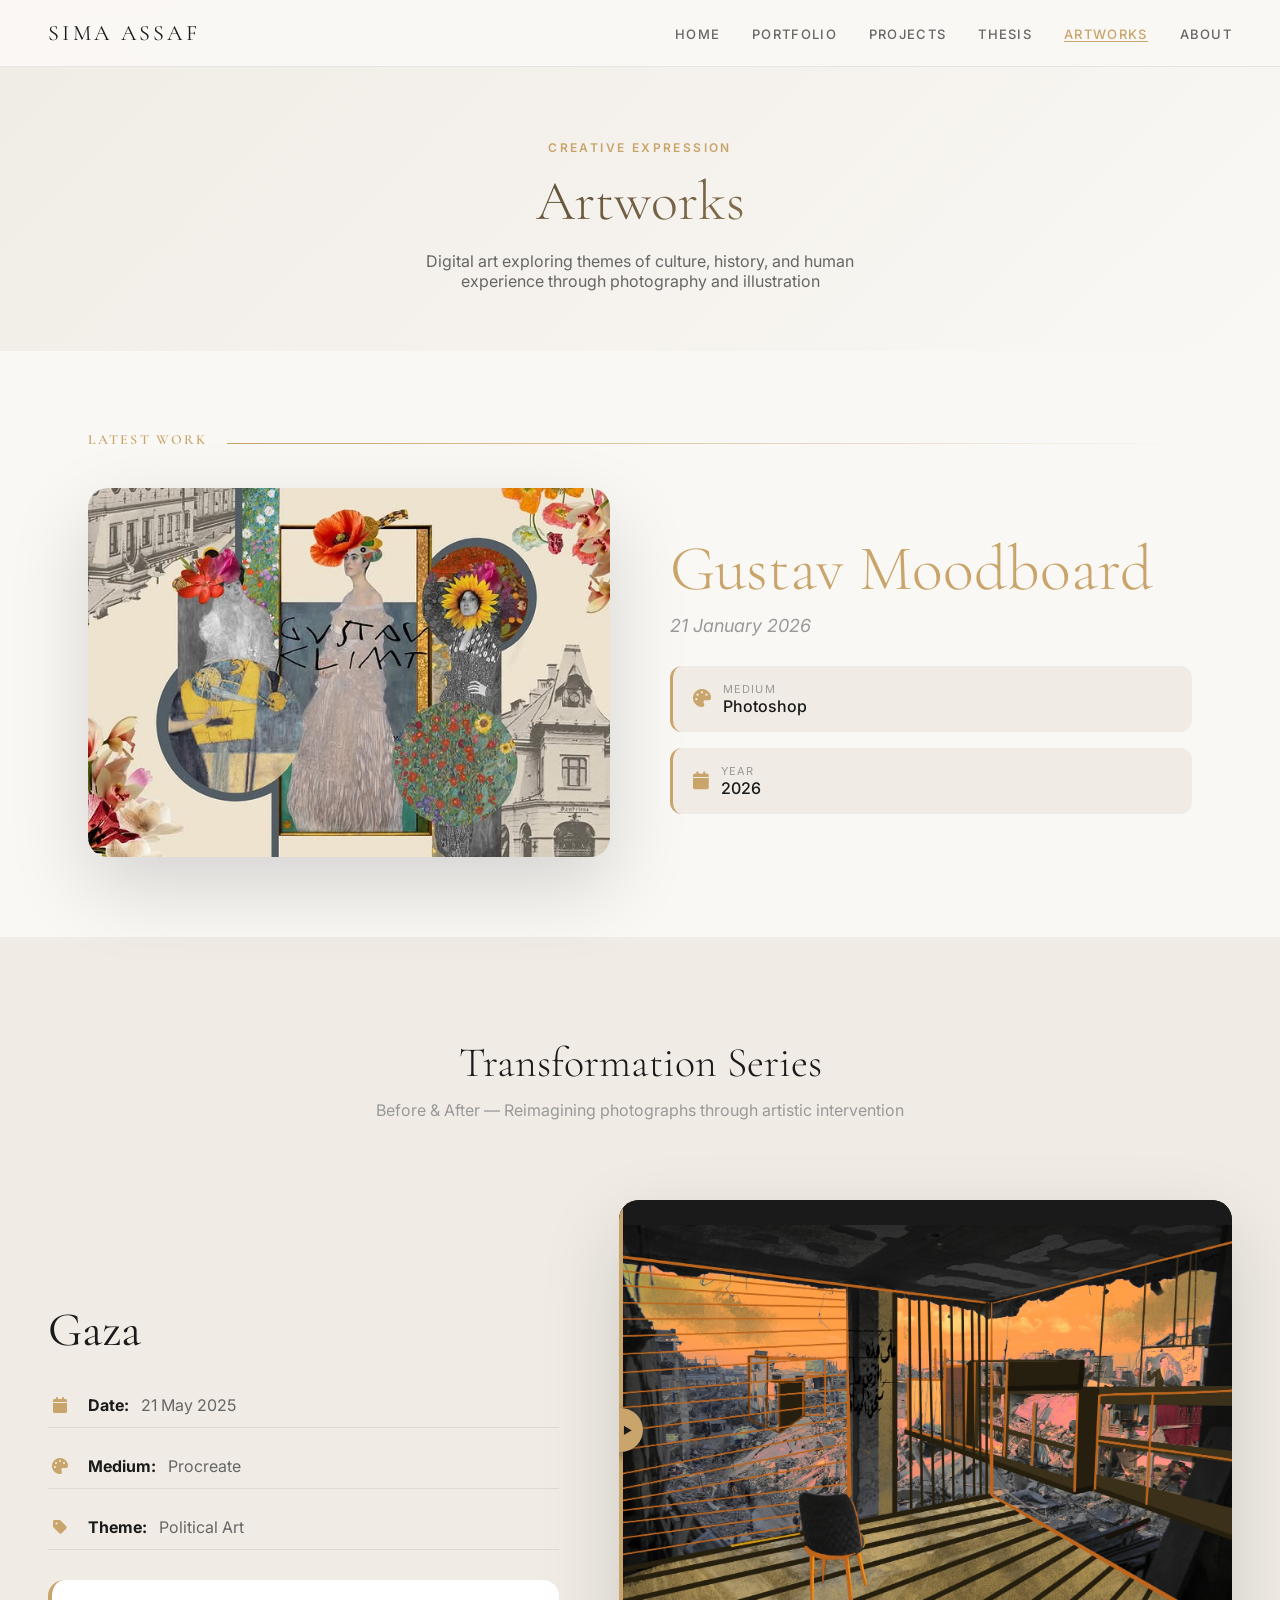
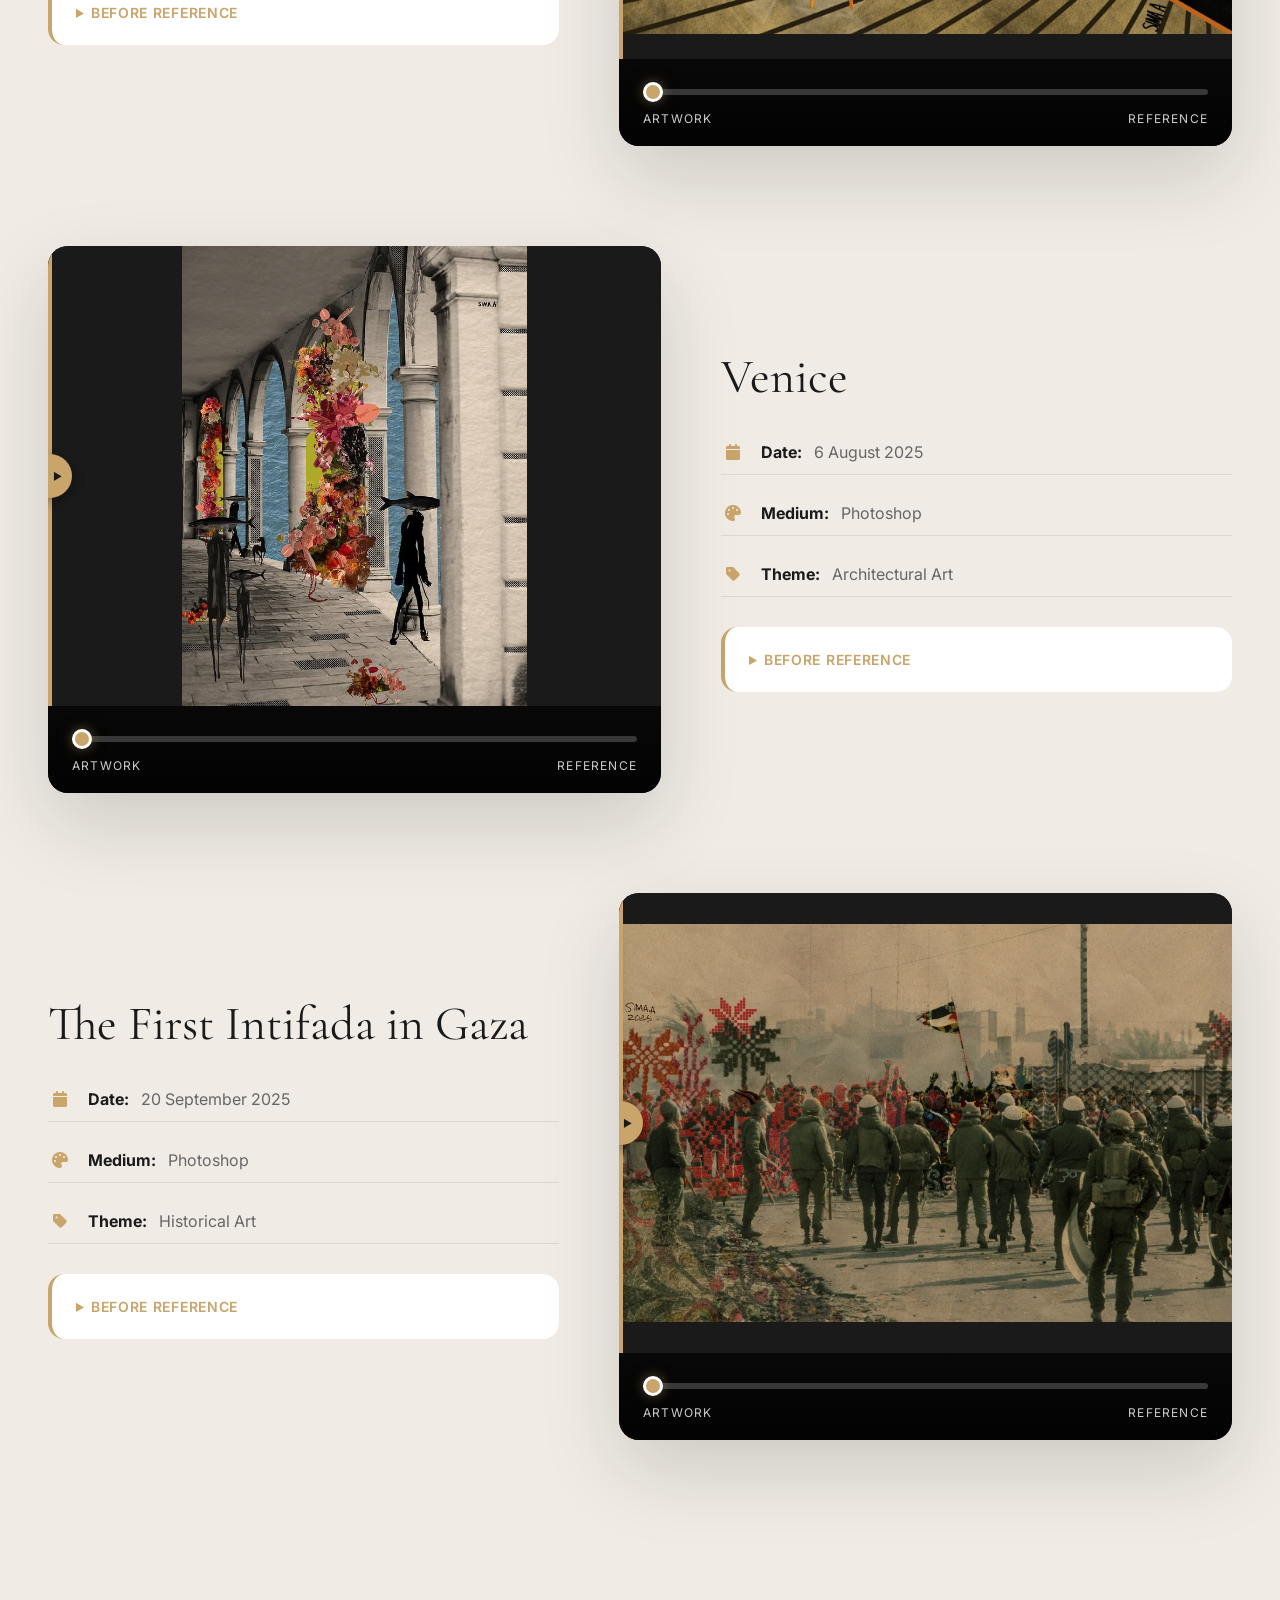
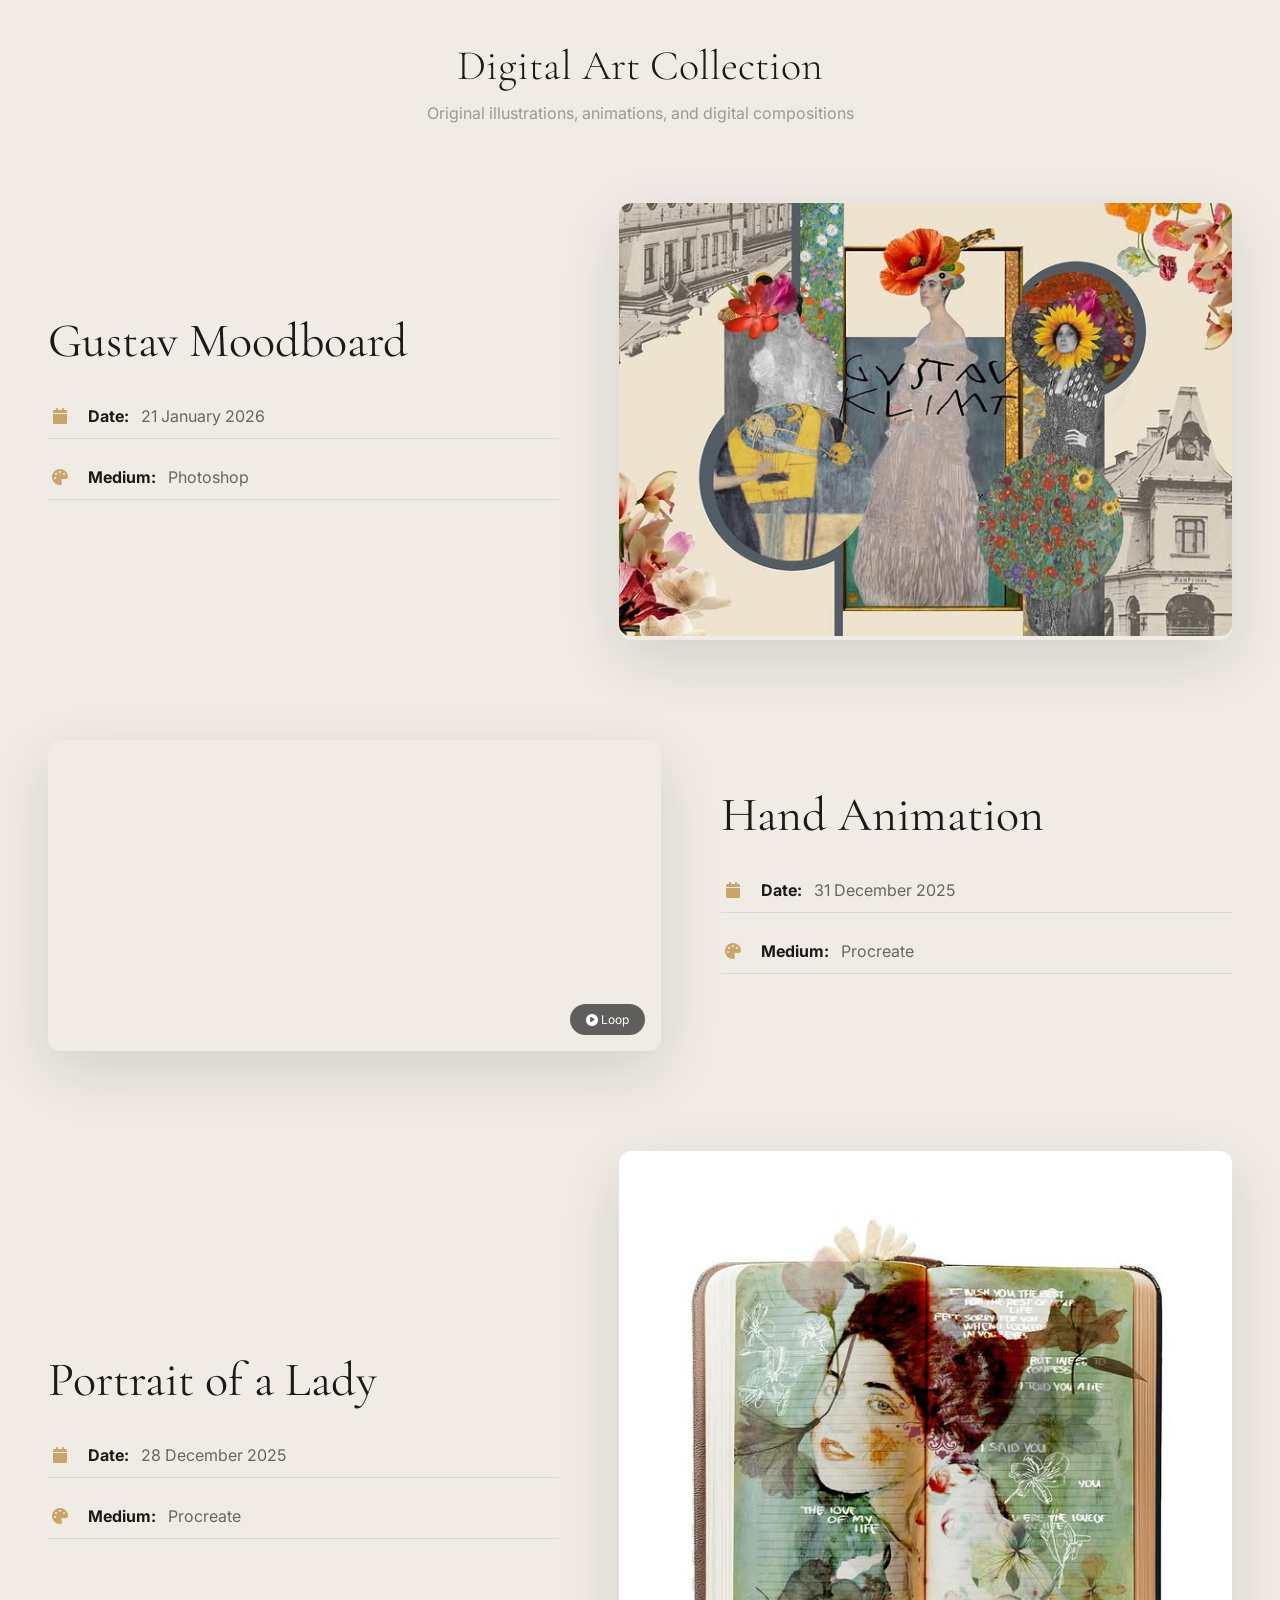
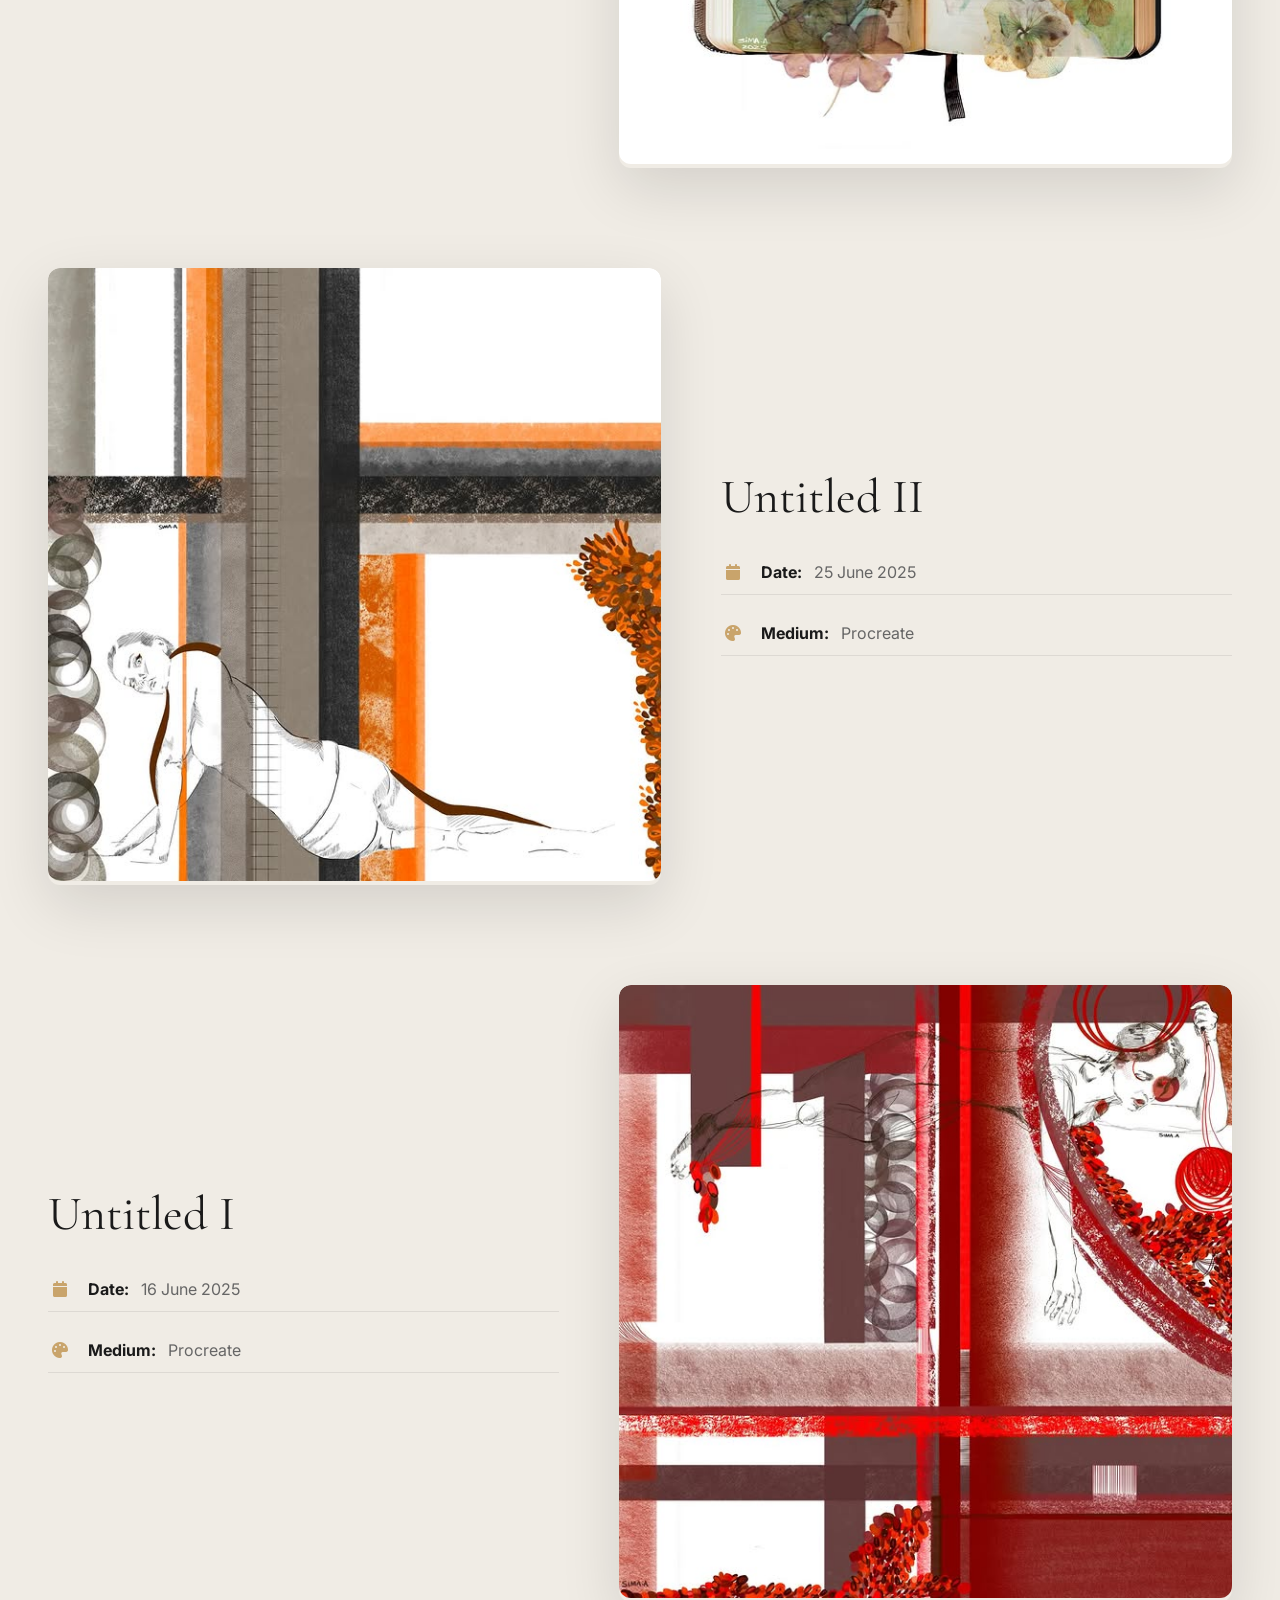
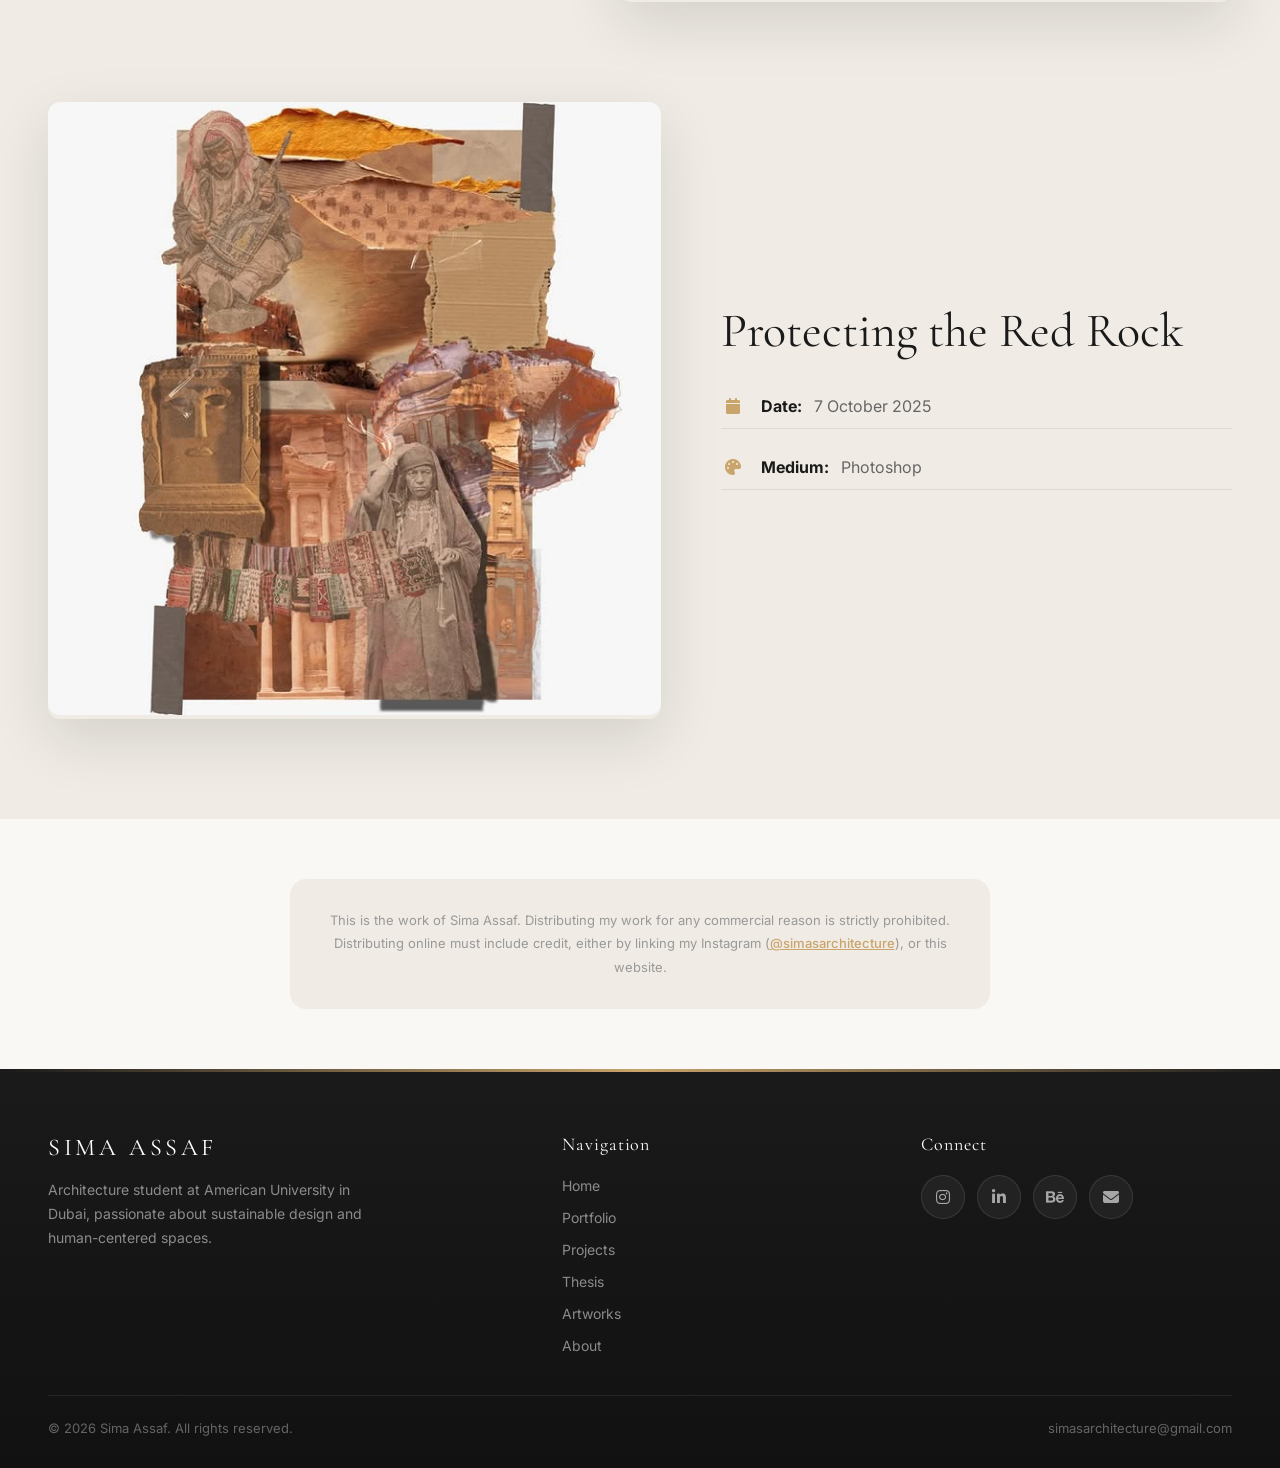
<file: artworks.html>
<!DOCTYPE html>
<html lang="en">
<head>
    <meta charset="UTF-8">
    <meta name="viewport" content="width=device-width, initial-scale=1.0">
    <title>Artworks | Sima Assaf</title>
    <link rel="icon" href="pdf/icon.png" type="image/png">
    <link rel="preconnect" href="https://fonts.googleapis.com">
    <link href="https://fonts.googleapis.com/css2?family=Cormorant+Garamond:ital,wght@0,300;0,400;0,500;0,600;1,400&family=Inter:wght@300;400;500;600&display=swap" rel="stylesheet">
    <link rel="stylesheet" href="https://cdnjs.cloudflare.com/ajax/libs/font-awesome/6.4.0/css/all.min.css">
    <link rel="stylesheet" href="enhance.css">
    <style>
        :root {
            --gold: #c9a46b;
            --charcoal: #1a1a1a;
            --cream: #faf8f5;
            --cream-dark: #f0ece5;
            --text-primary: #1a1a1a;
            --text-secondary: #666666;
            --text-muted: #999999;
        }

        * { margin: 0; padding: 0; box-sizing: border-box; }
        
        body {
            font-family: 'Inter', -apple-system, sans-serif;
            background: var(--cream);
            color: var(--text-primary);
        }

        .nav {
            position: fixed;
            top: 0;
            left: 0;
            right: 0;
            z-index: 100;
            padding: 20px 48px;
            display: flex;
            align-items: center;
            justify-content: space-between;
            background: rgba(250, 248, 245, 0.95);
            backdrop-filter: blur(20px);
            border-bottom: 1px solid rgba(0,0,0,0.08);
        }

        .nav-logo {
            display: flex;
            align-items: center;
            gap: 10px;
            font-family: 'Cormorant Garamond', serif;
            font-size: 22px;
            font-weight: 400;
            color: var(--text-primary);
            text-decoration: none;
            letter-spacing: 0.15em;
        }

        .nav-logo img {
            width: 28px;
            height: 28px;
            object-fit: contain;
        }

        .nav-links {
            display: flex;
            gap: 32px;
            list-style: none;
        }

        .nav-links a {
            color: var(--text-secondary);
            text-decoration: none;
            font-size: 13px;
            font-weight: 500;
            letter-spacing: 0.1em;
            text-transform: uppercase;
            transition: color 0.3s;
        }

        .nav-links a:hover, .nav-links a.active {
            color: var(--gold);
        }

        .mobile-menu-btn {
            display: none;
            background: none;
            border: none;
            font-size: 24px;
            cursor: pointer;
            color: var(--text-primary);
        }

        .mobile-nav {
            display: none;
            position: fixed;
            top: 70px;
            left: 0;
            right: 0;
            background: var(--cream);
            padding: 20px;
            box-shadow: 0 10px 40px rgba(0,0,0,0.1);
            z-index: 99;
        }

        .mobile-nav.active { display: block; }
        .mobile-nav a {
            display: block;
            padding: 16px;
            color: var(--text-primary);
            text-decoration: none;
            font-size: 16px;
            border-bottom: 1px solid rgba(0,0,0,0.1);
        }

        .page-header {
            padding: 140px 48px 60px;
            text-align: center;
            background: linear-gradient(135deg, var(--cream-dark) 0%, var(--cream) 100%);
        }

        .page-label {
            font-size: 12px;
            font-weight: 600;
            letter-spacing: 0.2em;
            text-transform: uppercase;
            color: var(--gold);
            margin-bottom: 12px;
        }

        .page-title {
            font-family: 'Cormorant Garamond', serif;
            font-size: 56px;
            font-weight: 300;
            margin-bottom: 16px;
            background: linear-gradient(135deg, var(--charcoal) 0%, var(--gold) 100%);
            -webkit-background-clip: text;
            -webkit-text-fill-color: transparent;
            background-clip: text;
        }

        .page-subtitle {
            color: var(--text-secondary);
            font-size: 16px;
            max-width: 500px;
            margin: 0 auto;
        }

        .featured-section {
            padding: 80px 48px;
            max-width: 1200px;
            margin: 0 auto;
        }

        .featured-header {
            display: flex;
            align-items: baseline;
            gap: 20px;
            margin-bottom: 40px;
        }

        .featured-label {
            font-family: 'Cormorant Garamond', serif;
            font-size: 14px;
            font-weight: 600;
            letter-spacing: 0.15em;
            text-transform: uppercase;
            color: var(--gold);
        }

        .featured-line {
            flex: 1;
            height: 1px;
            background: linear-gradient(to right, var(--gold), transparent);
        }

        .featured-artwork {
            display: grid;
            grid-template-columns: 1fr 1fr;
            gap: 60px;
            align-items: center;
        }

        .featured-image {
            position: relative;
            border-radius: 20px;
            overflow: hidden;
            box-shadow: 0 30px 80px rgba(0,0,0,0.15);
        }

        .featured-image img {
            width: 100%;
            height: auto;
            display: block;
            object-fit: contain;
            max-height: 600px;
        }

        .featured-content h2 {
            font-family: 'Cormorant Garamond', serif;
            font-size: 64px;
            font-weight: 300;
            margin-bottom: 8px;
            color: var(--gold);
        }

        .featured-date {
            font-size: 18px;
            color: var(--text-muted);
            margin-bottom: 30px;
            font-style: italic;
        }

        .featured-meta {
            display: flex;
            flex-direction: column;
            gap: 16px;
        }

        .meta-item {
            display: flex;
            align-items: center;
            gap: 12px;
            padding: 16px 20px;
            background: var(--cream-dark);
            border-radius: 12px;
            border-left: 3px solid var(--gold);
        }

        .meta-item i {
            color: var(--gold);
            font-size: 18px;
        }

        .meta-label {
            font-size: 11px;
            text-transform: uppercase;
            letter-spacing: 0.1em;
            color: var(--text-muted);
        }

        .meta-value {
            font-weight: 500;
            color: var(--text-primary);
        }

        .series-section {
            padding: 100px 48px;
            background: var(--cream-dark);
        }

        .series-header {
            text-align: center;
            margin-bottom: 80px;
        }

        .series-title {
            font-family: 'Cormorant Garamond', serif;
            font-size: 42px;
            font-weight: 300;
            margin-bottom: 12px;
        }

        .series-subtitle {
            color: var(--text-muted);
            font-size: 16px;
        }

        .artwork-item {
            max-width: 1200px;
            margin: 0 auto 100px;
            display: grid;
            grid-template-columns: 1.2fr 1fr;
            gap: 60px;
            align-items: center;
        }

        .artwork-item:nth-child(even) {
            direction: rtl;
        }

        .artwork-item:nth-child(even) > * {
            direction: ltr;
        }

        .artwork-item:last-child {
            margin-bottom: 0;
        }

        .slider-container {
            position: relative;
            border-radius: 20px;
            overflow: hidden;
            box-shadow: 0 30px 80px rgba(0,0,0,0.15);
            background: var(--charcoal);
        }

        .image-wrapper {
            position: relative;
            width: 100%;
            aspect-ratio: 4/3;
            overflow: hidden;
        }

        .image-wrapper img {
            position: absolute;
            top: 0;
            left: 0;
            width: 100%;
            height: 100%;
            object-fit: contain;
            background: var(--charcoal);
        }

        .artwork-before {
            z-index: 1;
            clip-path: inset(0 100% 0 0);
        }

        .artwork-after {
            z-index: 0;
        }

        .slider-handle {
            position: absolute;
            top: 0;
            bottom: 0;
            width: 4px;
            background: var(--gold);
            z-index: 10;
            cursor: ew-resize;
            left: 0%;
        }

        .slider-handle::before {
            content: '';
            position: absolute;
            top: 50%;
            left: 50%;
            transform: translate(-50%, -50%);
            width: 44px;
            height: 44px;
            background: var(--gold);
            border-radius: 50%;
            box-shadow: 0 4px 12px rgba(0,0,0,0.3);
        }

        .slider-handle::after {
            content: '◀ ▶';
            position: absolute;
            top: 50%;
            left: 50%;
            transform: translate(-50%, -50%);
            font-size: 10px;
            color: var(--charcoal);
            letter-spacing: 2px;
            white-space: nowrap;
        }

        .slider-controls {
            padding: 20px 24px;
            background: linear-gradient(to top, rgba(0,0,0,0.9) 0%, rgba(0,0,0,0.7) 100%);
        }

        .slider {
            width: 100%;
            height: 6px;
            -webkit-appearance: none;
            background: rgba(255,255,255,0.2);
            border-radius: 3px;
            outline: none;
            cursor: pointer;
        }

        .slider::-webkit-slider-thumb {
            -webkit-appearance: none;
            width: 20px;
            height: 20px;
            border-radius: 50%;
            background: var(--gold);
            border: 3px solid white;
            cursor: pointer;
            box-shadow: 0 2px 8px rgba(0,0,0,0.3);
        }

        .slider-labels {
            display: flex;
            justify-content: space-between;
            margin-top: 12px;
            color: rgba(255,255,255,0.8);
            font-size: 12px;
            text-transform: uppercase;
            letter-spacing: 0.1em;
        }

        .artwork-info h3 {
            font-family: 'Cormorant Garamond', serif;
            font-size: 48px;
            font-weight: 400;
            margin-bottom: 24px;
            color: var(--charcoal);
        }

        .artwork-meta-list {
            display: flex;
            flex-direction: column;
            gap: 16px;
            margin-bottom: 30px;
        }

        .meta-row {
            display: flex;
            align-items: center;
            gap: 16px;
            padding: 12px 0;
            border-bottom: 1px solid rgba(0,0,0,0.08);
        }

        .meta-row i {
            color: var(--gold);
            width: 24px;
            text-align: center;
        }

        .meta-row span {
            color: var(--text-secondary);
        }

        .meta-row strong {
            color: var(--text-primary);
            margin-right: 8px;
        }

        .reference-box {
            padding: 24px;
            background: white;
            border-radius: 16px;
            border-left: 4px solid var(--gold);
        }

        .reference-box summary {
            font-weight: 600;
            color: var(--gold);
            cursor: pointer;
            font-size: 14px;
            text-transform: uppercase;
            letter-spacing: 0.05em;
        }

        .reference-box p {
            margin-top: 16px;
            color: var(--text-secondary);
            font-size: 14px;
            line-height: 1.7;
        }

        .legal-section {
            padding: 60px 48px;
            text-align: center;
            background: var(--cream);
        }

        .legal-text {
            max-width: 700px;
            margin: 0 auto;
            padding: 30px;
            background: var(--cream-dark);
            border-radius: 16px;
            font-size: 13px;
            color: var(--text-muted);
            line-height: 1.8;
        }

        .legal-text a {
            color: var(--gold);
            font-weight: 500;
        }

        @media (max-width: 968px) {
            .mobile-menu-btn { display: block; }
            .nav-links { display: none; }
            .nav { padding: 16px 24px; }
            .page-header { padding: 100px 24px 40px; }
            .page-title { font-size: 40px; }
            .featured-section, .series-section { padding: 60px 24px; }
            .featured-artwork, .artwork-item {
                grid-template-columns: 1fr;
                gap: 40px;
            }
            .artwork-item:nth-child(even) { direction: ltr; }
            .featured-content h2 { font-size: 42px; }
            .artwork-info h3 { font-size: 36px; }
            .series-title { font-size: 32px; }
        }
    </style>
</head>
<body>
    <nav class="nav">
        <a href="index.html" class="nav-logo">SIMA ASSAF</a>
        <ul class="nav-links">
            <li><a href="index.html">Home</a></li>
            <li><a href="portfolio.html">Portfolio</a></li>
            <li><a href="projects.html">Projects</a></li>
            <li><a href="thesis.html">Thesis</a></li>
            <li><a href="artworks.html" class="active">Artworks</a></li>
            <li><a href="about.html">About</a></li>
        </ul>
        <button class="mobile-menu-btn" aria-label="Toggle menu">
            <div class="hamburger-lines">
                <span></span>
                <span></span>
                <span></span>
            </div>
        </button>
    </nav>

    <div class="mobile-nav" id="mobileNav">
        <a href="index.html">Home</a>
        <a href="portfolio.html">Portfolio</a>
        <a href="projects.html">Projects</a>
        <a href="thesis.html">Thesis</a>
        <a href="artworks.html">Artworks</a>
        <a href="about.html">About</a>
    </div>

    <header class="page-header">
        <div class="page-label">Creative Expression</div>
        <h1 class="page-title">Artworks</h1>
        <p class="page-subtitle">Digital art exploring themes of culture, history, and human experience through photography and illustration</p>
    </header>

    <section class="featured-section">
        <div class="featured-header">
            <span class="featured-label">Latest Work</span>
            <div class="featured-line"></div>
        </div>
        
        <div class="featured-artwork reveal">
            <div class="featured-image reveal-left stagger-1">
                <img src="img/art/Gustav%20Moodboard.jpg" alt="Gustav Moodboard">
            </div>
            <div class="featured-content reveal-right stagger-2">
                <h2>Gustav Moodboard</h2>
                <div class="featured-date">21 January 2026</div>
                <div class="featured-meta">
                    <div class="meta-item">
                        <i class="fas fa-palette"></i>
                        <div>
                            <div class="meta-label">Medium</div>
                            <div class="meta-value">Photoshop</div>
                        </div>
                    </div>
                    <div class="meta-item">
                        <i class="fas fa-calendar"></i>
                        <div>
                            <div class="meta-label">Year</div>
                            <div class="meta-value">2026</div>
                        </div>
                    </div>
                </div>
            </div>
        </div>
    </section>

    <section class="series-section">
        <div class="series-header">
            <h2 class="series-title">Transformation Series</h2>
            <p class="series-subtitle">Before & After — Reimagining photographs through artistic intervention</p>
        </div>

        <div class="artwork-item">
            <div class="slider-container">
                <div class="image-wrapper">
                    <img src="img/art/gaza-original.jpg" alt="Original" class="artwork-before" id="gaza-before">
                    <img src="img/art/gaza.jpg" alt="Artwork" class="artwork-after" id="gaza-after">
                </div>
                <div class="slider-controls">
                    <input type="range" min="0" max="100" value="0" class="slider" id="gaza-slider">
                    <div class="slider-labels">
                        <span>Artwork</span>
                        <span>Reference</span>
                    </div>
                </div>
            </div>
            <div class="artwork-info">
                <h3>Gaza</h3>
                <div class="artwork-meta-list">
                    <div class="meta-row">
                        <i class="fas fa-calendar"></i>
                        <span><strong>Date:</strong> 21 May 2025</span>
                    </div>
                    <div class="meta-row">
                        <i class="fas fa-palette"></i>
                        <span><strong>Medium:</strong> Procreate</span>
                    </div>
                    <div class="meta-row">
                        <i class="fas fa-tag"></i>
                        <span><strong>Theme:</strong> Political Art</span>
                    </div>
                </div>
                <div class="reference-box">
                    <details>
                        <summary>Before Reference</summary>
                        <p>Devastation around the Saleh family home is seen through destroyed walls in the Jabaliya refugee camp in the northern Gaza Strip, Feb. 5 2025. (AP Photo/Abdel Kareem Hana)</p>
                    </details>
                </div>
            </div>
        </div>

        <div class="artwork-item">
            <div class="slider-container">
                <div class="image-wrapper">
                    <img src="img/art/venice-original.jpg" alt="Original" class="artwork-before" id="venice-before">
                    <img src="img/art/venice.jpg" alt="Artwork" class="artwork-after" id="venice-after">
                </div>
                <div class="slider-controls">
                    <input type="range" min="0" max="100" value="0" class="slider" id="venice-slider">
                    <div class="slider-labels">
                        <span>Artwork</span>
                        <span>Reference</span>
                    </div>
                </div>
            </div>
            <div class="artwork-info">
                <h3>Venice</h3>
                <div class="artwork-meta-list">
                    <div class="meta-row">
                        <i class="fas fa-calendar"></i>
                        <span><strong>Date:</strong> 6 August 2025</span>
                    </div>
                    <div class="meta-row">
                        <i class="fas fa-palette"></i>
                        <span><strong>Medium:</strong> Photoshop</span>
                    </div>
                    <div class="meta-row">
                        <i class="fas fa-tag"></i>
                        <span><strong>Theme:</strong> Architectural Art</span>
                    </div>
                </div>
                <div class="reference-box">
                    <details>
                        <summary>Before Reference</summary>
                        <p><a href="https://unsplash.com/photos/a-view-of-a-canal-from-a-bridge-in-venice-x-dIFwi8PRI" target="_blank">Unsplash+</a></p>
                    </details>
                </div>
            </div>
        </div>

        <div class="artwork-item">
            <div class="slider-container">
                <div class="image-wrapper">
                    <img src="img/art/intifada-before.jpeg" alt="Original" class="artwork-before" id="intifada-before">
                    <img src="img/art/intifada.jpeg" alt="Artwork" class="artwork-after" id="intifada-after">
                </div>
                <div class="slider-controls">
                    <input type="range" min="0" max="100" value="0" class="slider" id="intifada-slider">
                    <div class="slider-labels">
                        <span>Artwork</span>
                        <span>Reference</span>
                    </div>
                </div>
            </div>
            <div class="artwork-info">
                <h3>The First Intifada in Gaza</h3>
                <div class="artwork-meta-list">
                    <div class="meta-row">
                        <i class="fas fa-calendar"></i>
                        <span><strong>Date:</strong> 20 September 2025</span>
                    </div>
                    <div class="meta-row">
                        <i class="fas fa-palette"></i>
                        <span><strong>Medium:</strong> Photoshop</span>
                    </div>
                    <div class="meta-row">
                        <i class="fas fa-tag"></i>
                        <span><strong>Theme:</strong> Historical Art</span>
                    </div>
                </div>
                <div class="reference-box">
                    <details>
                        <summary>Before Reference</summary>
                        <p><a href="https://en.m.wikipedia.org/wiki/Palestine#/media/File%3AIntifada_in_Gaza_Strip_(FL45956496).jpg" target="_blank">Wikipedia (Photographed by Efi Sharir)</a></p>
                    </details>
                </div>
            </div>
        </div>
    </section>

    <section class="series-section">
        <div class="series-header">
            <h2 class="series-title">Digital Art Collection</h2>
            <p class="series-subtitle">Original illustrations, animations, and digital compositions</p>
        </div>

        <div class="artwork-item reveal">
            <div class="artwork-visual">
                <img src="img/art/Gustav%20Moodboard.jpg" alt="Gustav Moodboard" style="width:100%;height:100%;object-fit:cover;border-radius:12px;">
            </div>
            <div class="artwork-info">
                <h3>Gustav Moodboard</h3>
                <div class="artwork-meta-list">
                    <div class="meta-row">
                        <i class="fas fa-calendar"></i>
                        <span><strong>Date:</strong> 21 January 2026</span>
                    </div>
                    <div class="meta-row">
                        <i class="fas fa-palette"></i>
                        <span><strong>Medium:</strong> Photoshop</span>
                    </div>
                </div>
            </div>
        </div>

        <div class="artwork-item reveal">
            <div class="artwork-visual" style="position:relative;overflow:hidden;border-radius:12px;">
                <video autoplay muted loop playsinline style="width:100%;height:100%;object-fit:cover;">
                    <source src="img/art/Hand%20Animation.mp4" type="video/mp4">
                </video>
                <div style="position:absolute;bottom:16px;right:16px;background:rgba(0,0,0,0.6);color:white;padding:8px 16px;border-radius:20px;font-size:12px;">
                    <i class="fas fa-play-circle"></i> Loop
                </div>
            </div>
            <div class="artwork-info">
                <h3>Hand Animation</h3>
                <div class="artwork-meta-list">
                    <div class="meta-row">
                        <i class="fas fa-calendar"></i>
                        <span><strong>Date:</strong> 31 December 2025</span>
                    </div>
                    <div class="meta-row">
                        <i class="fas fa-palette"></i>
                        <span><strong>Medium:</strong> Procreate</span>
                    </div>
                </div>
            </div>
        </div>

        <div class="artwork-item reveal">
            <div class="artwork-visual">
                <img src="img/art/Portrait%20of%20Lady.jpg" alt="Portrait of a Lady" style="width:100%;height:100%;object-fit:cover;border-radius:12px;">
            </div>
            <div class="artwork-info">
                <h3>Portrait of a Lady</h3>
                <div class="artwork-meta-list">
                    <div class="meta-row">
                        <i class="fas fa-calendar"></i>
                        <span><strong>Date:</strong> 28 December 2025</span>
                    </div>
                    <div class="meta-row">
                        <i class="fas fa-palette"></i>
                        <span><strong>Medium:</strong> Procreate</span>
                    </div>
                </div>
            </div>
        </div>

        <div class="artwork-item reveal">
            <div class="artwork-visual">
                <img src="img/art/Untitled%20II.jpg" alt="Untitled II" style="width:100%;height:100%;object-fit:cover;border-radius:12px;">
            </div>
            <div class="artwork-info">
                <h3>Untitled II</h3>
                <div class="artwork-meta-list">
                    <div class="meta-row">
                        <i class="fas fa-calendar"></i>
                        <span><strong>Date:</strong> 25 June 2025</span>
                    </div>
                    <div class="meta-row">
                        <i class="fas fa-palette"></i>
                        <span><strong>Medium:</strong> Procreate</span>
                    </div>
                </div>
            </div>
        </div>

        <div class="artwork-item reveal">
            <div class="artwork-visual">
                <img src="img/art/Untitled%20I.jpg" alt="Untitled I" style="width:100%;height:100%;object-fit:cover;border-radius:12px;">
            </div>
            <div class="artwork-info">
                <h3>Untitled I</h3>
                <div class="artwork-meta-list">
                    <div class="meta-row">
                        <i class="fas fa-calendar"></i>
                        <span><strong>Date:</strong> 16 June 2025</span>
                    </div>
                    <div class="meta-row">
                        <i class="fas fa-palette"></i>
                        <span><strong>Medium:</strong> Procreate</span>
                    </div>
                </div>
            </div>
        </div>

        <div class="artwork-item reveal">
            <div class="artwork-visual">
                <img src="img/art/Protecting%20the%20Red%20Rock.jpg" alt="Protecting the Red Rock" style="width:100%;height:100%;object-fit:cover;border-radius:12px;">
            </div>
            <div class="artwork-info">
                <h3>Protecting the Red Rock</h3>
                <div class="artwork-meta-list">
                    <div class="meta-row">
                        <i class="fas fa-calendar"></i>
                        <span><strong>Date:</strong> 7 October 2025</span>
                    </div>
                    <div class="meta-row">
                        <i class="fas fa-palette"></i>
                        <span><strong>Medium:</strong> Photoshop</span>
                    </div>
                </div>
            </div>
        </div>
    </section>

    <section class="legal-section reveal">
        <div class="legal-text">
            <p>This is the work of Sima Assaf. Distributing my work for any commercial reason is strictly prohibited. Distributing online must include credit, either by linking my Instagram (<a href="https://www.instagram.com/simasarchitecture/" target="_blank">@simasarchitecture</a>), or this website.</p>
        </div>
    </section>

    <footer class="footer">
        <p>&copy; 2025 Sima Assaf. All rights reserved.</p>
    </footer>

    <script>
        function toggleMobileMenu() {
            document.getElementById('mobileNav').classList.toggle('active');
        }

        function initSlider(sliderId, beforeId, afterId) {
            const slider = document.getElementById(sliderId);
            const beforeImg = document.getElementById(beforeId);
            const afterImg = document.getElementById(afterId);
            
            if (!slider || !beforeImg || !afterImg) return;

            function updateSlider(value) {
                const percent = 100 - value;
                beforeImg.style.clipPath = `inset(0 ${percent}% 0 0)`;

                const handle = slider.closest('.slider-container').querySelector('.slider-handle');
                if (handle) {
                    handle.style.left = `${value}%`;
                }
            }

            updateSlider(slider.value);
            
            slider.addEventListener('input', (e) => {
                updateSlider(e.target.value);
            });

            const wrapper = slider.closest('.slider-container').querySelector('.image-wrapper');
            if (wrapper && !wrapper.querySelector('.slider-handle')) {
                const handle = document.createElement('div');
                handle.className = 'slider-handle';
                handle.style.left = `${slider.value}%`;
                wrapper.appendChild(handle);

                let isDragging = false;
                
                handle.addEventListener('mousedown', startDrag);
                handle.addEventListener('touchstart', startDrag, { passive: true });
                
                function startDrag(e) {
                    isDragging = true;
                    e.preventDefault();
                }
                
                document.addEventListener('mousemove', drag);
                document.addEventListener('touchmove', drag, { passive: false });
                
                function drag(e) {
                    if (!isDragging) return;
                    e.preventDefault();
                    
                    const rect = wrapper.getBoundingClientRect();
                    const clientX = e.touches ? e.touches[0].clientX : e.clientX;
                    let percent = ((clientX - rect.left) / rect.width) * 100;
                    percent = Math.max(0, Math.min(100, percent));
                    
                    slider.value = percent;
                    updateSlider(percent);
                }
                
                document.addEventListener('mouseup', () => isDragging = false);
                document.addEventListener('touchend', () => isDragging = false);
            }
        }

        document.addEventListener('DOMContentLoaded', () => {
            initSlider('gaza-slider', 'gaza-before', 'gaza-after');
            initSlider('venice-slider', 'venice-before', 'venice-after');
            initSlider('intifada-slider', 'intifada-before', 'intifada-after');
        });
    </script>
    <script src="enhance.js"></script>
</body>
</html>
</file>
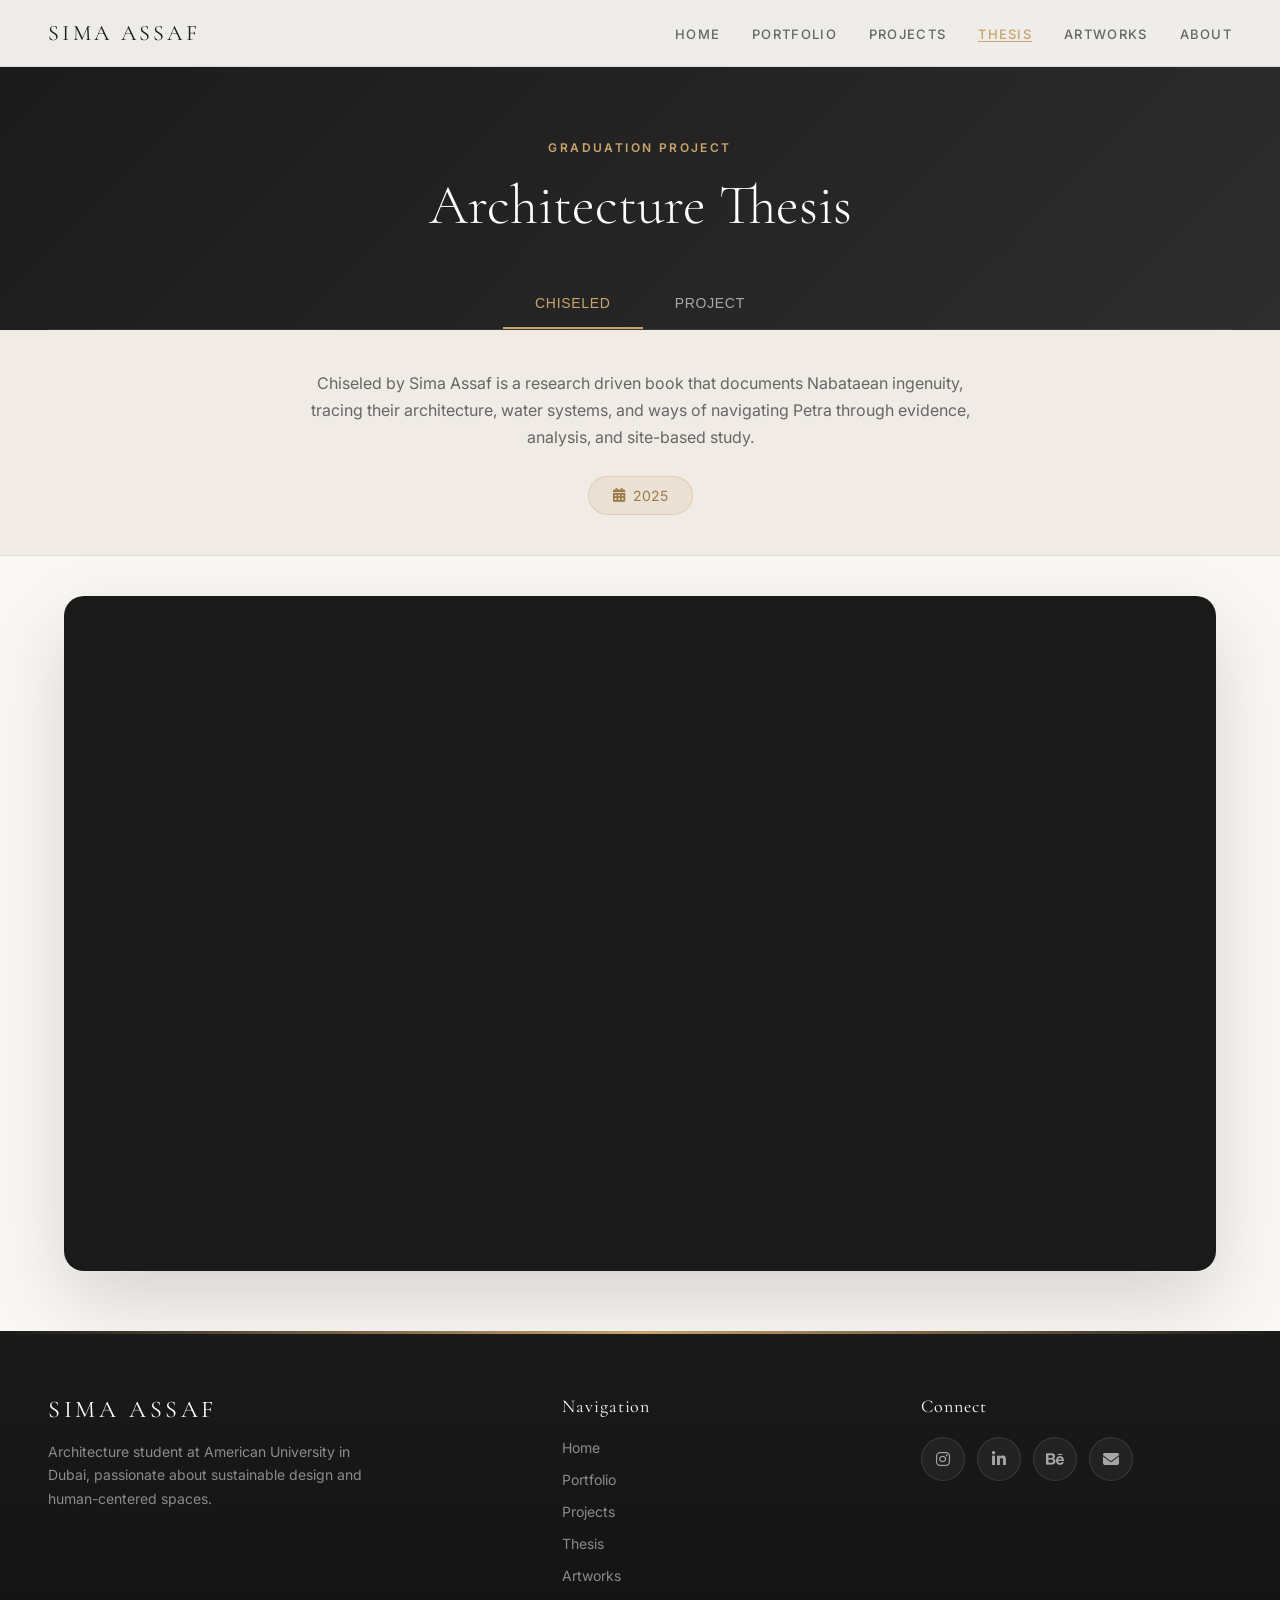
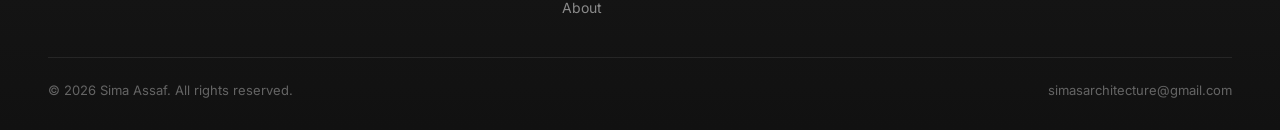
<file: thesis.html>
<!DOCTYPE html>
<html lang="en">
<head>
    <meta charset="UTF-8">
    <meta name="viewport" content="width=device-width, initial-scale=1.0">
    <title>Thesis | Sima Assaf</title>
    <link rel="icon" href="pdf/icon.png" type="image/png">
    <link rel="preconnect" href="https://fonts.googleapis.com">
    <link href="https://fonts.googleapis.com/css2?family=Cormorant+Garamond:ital,wght@0,300;0,400;0,500;0,600;1,400&family=Inter:wght@300;400;500;600&display=swap" rel="stylesheet">
    <link rel="stylesheet" href="https://cdnjs.cloudflare.com/ajax/libs/font-awesome/6.4.0/css/all.min.css">
    <link rel="stylesheet" href="enhance.css">
    
    <style>
        :root {
            --gold: #c9a46b;
            --gold-light: #e8d5b5;
            --gold-dark: #9a7b4a;
            --charcoal: #1a1a1a;
            --charcoal-light: #2d2d2d;
            --cream: #faf8f5;
            --cream-dark: #f0ece5;
            --text-primary: #1a1a1a;
            --text-secondary: #666666;
            --text-muted: #999999;
        }

        * { margin: 0; padding: 0; box-sizing: border-box; }
        
        body {
            font-family: 'Inter', -apple-system, sans-serif;
            background: var(--cream);
            color: var(--text-primary);
            min-height: 100vh;
        }

        .nav {
            position: fixed;
            top: 0;
            left: 0;
            right: 0;
            z-index: 100;
            padding: 20px 48px;
            display: flex;
            align-items: center;
            justify-content: space-between;
            background: rgba(250, 248, 245, 0.95);
            backdrop-filter: blur(20px);
            border-bottom: 1px solid rgba(0,0,0,0.08);
        }

        .nav-logo {
            display: flex;
            align-items: center;
            gap: 10px;
            font-family: 'Cormorant Garamond', serif;
            font-size: 22px;
            font-weight: 400;
            color: var(--text-primary);
            text-decoration: none;
            letter-spacing: 0.15em;
        }

        .nav-logo img {
            width: 28px;
            height: 28px;
            object-fit: contain;
        }

        .nav-links {
            display: flex;
            gap: 32px;
            list-style: none;
        }

        .nav-links a {
            color: var(--text-secondary);
            text-decoration: none;
            font-size: 13px;
            font-weight: 500;
            letter-spacing: 0.1em;
            text-transform: uppercase;
            transition: color 0.3s;
        }

        .nav-links a:hover, .nav-links a.active {
            color: var(--gold);
        }

        .mobile-menu-btn {
            display: none;
            background: none;
            border: none;
            font-size: 24px;
            cursor: pointer;
            color: var(--text-primary);
        }

        .mobile-nav {
            display: none;
            position: fixed;
            top: 70px;
            left: 0;
            right: 0;
            background: var(--cream);
            padding: 20px;
            box-shadow: 0 10px 40px rgba(0,0,0,0.1);
            z-index: 99;
        }

        .mobile-nav.active { display: block; }
        .mobile-nav a {
            display: block;
            padding: 12px 0;
            color: var(--text-primary);
            text-decoration: none;
            font-size: 14px;
            border-bottom: 1px solid rgba(0,0,0,0.05);
        }

        .page-header {
            padding: 140px 48px 0;
            text-align: center;
            background: linear-gradient(135deg, var(--charcoal) 0%, var(--charcoal-light) 100%);
            color: white;
        }

        .page-label {
            font-size: 12px;
            font-weight: 600;
            letter-spacing: 0.2em;
            text-transform: uppercase;
            color: var(--gold);
            margin-bottom: 16px;
        }

        .page-title {
            font-family: 'Cormorant Garamond', serif;
            font-size: 56px;
            font-weight: 300;
            margin-bottom: 40px;
        }

        .subtabs {
            display: flex;
            justify-content: center;
            gap: 0;
            border-bottom: 1px solid rgba(255,255,255,0.1);
        }

        .subtab {
            padding: 16px 32px;
            color: rgba(255,255,255,0.6);
            text-decoration: none;
            font-size: 14px;
            font-weight: 500;
            letter-spacing: 0.05em;
            text-transform: uppercase;
            border-bottom: 2px solid transparent;
            transition: all 0.3s ease;
            cursor: pointer;
            background: none;
            border-top: none;
            border-left: none;
            border-right: none;
        }

        .subtab:hover {
            color: white;
        }

        .subtab.active {
            color: var(--gold);
            border-bottom-color: var(--gold);
        }

        .content-section {
            display: none;
            min-height: 600px;
        }

        .content-section.active {
            display: block;
        }

        .chiseled-header {
            padding: 40px 48px;
            text-align: center;
            background: var(--cream-dark);
            border-bottom: 1px solid rgba(0,0,0,0.08);
        }

        .chiseled-subtitle {
            font-size: 16px;
            color: var(--text-secondary);
            margin-bottom: 24px;
            max-width: 700px;
            margin-left: auto;
            margin-right: auto;
            line-height: 1.7;
        }

        .header-actions {
            display: flex;
            justify-content: center;
            align-items: center;
            gap: 16px;
            flex-wrap: wrap;
        }

        .year-badge {
            display: inline-flex;
            align-items: center;
            gap: 8px;
            background: rgba(201, 164, 107, 0.15);
            border: 1px solid rgba(201, 164, 107, 0.3);
            padding: 10px 24px;
            border-radius: 50px;
            font-size: 14px;
            color: var(--gold-dark);
        }

        .download-btn {
            display: inline-flex;
            align-items: center;
            gap: 10px;
            padding: 12px 24px;
            background: var(--charcoal);
            color: white;
            text-decoration: none;
            font-size: 13px;
            font-weight: 500;
            border-radius: 50px;
            transition: all 0.3s ease;
        }

        .download-btn:hover {
            background: var(--gold);
            color: var(--charcoal);
            transform: translateY(-2px);
        }

        .book-container {
            padding: 40px 24px 60px;
            max-width: 1200px;
            margin: 0 auto;
        }

        .yumpu-wrapper {
            position: relative;
            border-radius: 20px;
            overflow: hidden;
            box-shadow: 0 30px 80px rgba(0,0,0,0.15);
            background: var(--charcoal);
        }

        .yumpu-wrapper iframe {
            display: block;
            width: 100%;
            height: 75vh;
            min-height: 500px;
            border: none;
        }

        .project-soon {
            padding: 100px 48px;
            text-align: center;
            background: var(--cream);
        }

        .soon-badge {
            display: inline-flex;
            align-items: center;
            gap: 8px;
            background: rgba(201, 164, 107, 0.15);
            border: 1px solid rgba(201, 164, 107, 0.3);
            padding: 12px 28px;
            border-radius: 50px;
            font-size: 12px;
            font-weight: 600;
            letter-spacing: 0.15em;
            text-transform: uppercase;
            color: var(--gold-dark);
            margin-bottom: 32px;
        }

        .soon-title {
            font-family: 'Cormorant Garamond', serif;
            font-size: 48px;
            font-weight: 300;
            margin-bottom: 16px;
            color: var(--text-primary);
        }

        .soon-text {
            font-size: 16px;
            color: var(--text-secondary);
            max-width: 500px;
            margin: 0 auto 48px;
            line-height: 1.7;
        }

        .countdown {
            display: flex;
            justify-content: center;
            gap: 20px;
            margin-bottom: 48px;
        }

        .countdown-item {
            background: white;
            border: 1px solid rgba(0,0,0,0.08);
            border-radius: 12px;
            padding: 20px 28px;
            min-width: 90px;
            box-shadow: 0 4px 12px rgba(0,0,0,0.04);
        }

        .countdown-value {
            font-family: 'Cormorant Garamond', serif;
            font-size: 36px;
            font-weight: 500;
            color: var(--gold);
            line-height: 1;
            margin-bottom: 6px;
        }

        .countdown-label {
            font-size: 11px;
            text-transform: uppercase;
            letter-spacing: 0.1em;
            color: var(--text-muted);
        }

        .progress-section {
            max-width: 400px;
            margin: 0 auto 32px;
        }

        .progress-bar {
            height: 6px;
            background: rgba(0,0,0,0.08);
            border-radius: 3px;
            overflow: hidden;
        }

        .progress-fill {
            height: 100%;
            background: linear-gradient(90deg, var(--gold) 0%, var(--gold-light) 100%);
            border-radius: 3px;
            transition: width 1s ease;
        }

        .target-date {
            display: inline-flex;
            align-items: center;
            gap: 10px;
            font-size: 14px;
            color: var(--text-secondary);
        }

        .target-date i {
            color: var(--gold);
        }

        .footer {
            padding: 40px;
            text-align: center;
            color: var(--text-muted);
            font-size: 13px;
            border-top: 1px solid rgba(0,0,0,0.08);
        }

        @media (max-width: 768px) {
            .nav { padding: 16px 24px; }
            .nav-links { display: none; }
            .mobile-menu-btn { display: block; }
            
            .page-header { padding: 120px 24px 0; }
            .page-title { font-size: 36px; }
            
            .subtabs { overflow-x: auto; }
            .subtab { padding: 14px 20px; font-size: 12px; white-space: nowrap; }
            
            .chiseled-header { padding: 30px 24px; }
            .chiseled-subtitle { font-size: 14px; }
            
            .book-container { padding: 20px 16px 40px; }
            
            .yumpu-wrapper iframe {
                height: 60vh;
                min-height: 400px;
            }
            
            .project-soon { padding: 60px 24px; }
            .soon-title { font-size: 32px; }
            .countdown { gap: 10px; flex-wrap: wrap; }
            .countdown-item { padding: 16px 20px; min-width: 70px; }
            .countdown-value { font-size: 28px; }
        }
    </style>
</head>
<body>
    <nav class="nav">
        <a href="index.html" class="nav-logo">SIMA ASSAF</a>
        <ul class="nav-links">
            <li><a href="index.html">Home</a></li>
            <li><a href="portfolio.html">Portfolio</a></li>
            <li><a href="projects.html">Projects</a></li>
            <li><a href="thesis.html" class="active">Thesis</a></li>
            <li><a href="artworks.html">Artworks</a></li>
            <li><a href="about.html">About</a></li>
        </ul>
        <button class="mobile-menu-btn" onclick="toggleMobileMenu()" aria-label="Toggle menu">
            <div class="hamburger-lines">
                <span></span>
                <span></span>
                <span></span>
            </div>
        </button>
    </nav>

    <div class="mobile-nav" id="mobileNav">
        <a href="index.html">Home</a>
        <a href="portfolio.html">Portfolio</a>
        <a href="projects.html">Projects</a>
        <a href="thesis.html">Thesis</a>
        <a href="artworks.html">Artworks</a>
        <a href="about.html">About</a>
    </div>

    <header class="page-header">
        <div class="page-label">Graduation Project</div>
        <h1 class="page-title">Architecture Thesis</h1>
        <div class="subtabs">
            <button class="subtab active" onclick="showTab('chiseled')">Chiseled</button>
            <button class="subtab" onclick="showTab('project')">Project</button>
        </div>
    </header>

    <div id="chiseled" class="content-section active">
        <div class="chiseled-header">
            <p class="chiseled-subtitle">Chiseled by Sima Assaf is a research driven book that documents Nabataean ingenuity, tracing their architecture, water systems, and ways of navigating Petra through evidence, analysis, and site-based study.</p>
            <div class="header-actions">
                <span class="year-badge">
                    <i class="fas fa-calendar-alt"></i>
                    <span>2025</span>
                </span>
            </div>
        </div>

        <div class="book-container">
            <div class="yumpu-wrapper">
                <iframe src="https://www.yumpu.com/en/embed/view/YZ7f1tDaJrBw8b2h" frameborder="0" allowfullscreen="true" sandbox="allow-same-origin allow-scripts allow-pointer-lock allow-forms allow-popups allow-popups-to-escape-sandbox"></iframe>
            </div>
        </div>
    </div>

    <div id="project" class="content-section">
        <div class="project-soon">
            <div class="soon-badge">
                <i class="fas fa-clock"></i>
                <span>Coming Soon</span>
            </div>
            
            <h2 class="soon-title">Project</h2>
            <p class="soon-text">
                A new architectural exploration is currently in development. 
                Check back soon to see the culmination of months of research and design work.
            </p>

            <div class="countdown reveal" id="countdown">
                <div class="countdown-item">
                    <div class="countdown-value" id="days">--</div>
                    <div class="countdown-label">Days</div>
                </div>
                <div class="countdown-item">
                    <div class="countdown-value" id="hours">--</div>
                    <div class="countdown-label">Hours</div>
                </div>
                <div class="countdown-item">
                    <div class="countdown-value" id="minutes">--</div>
                    <div class="countdown-label">Minutes</div>
                </div>
                <div class="countdown-item">
                    <div class="countdown-value" id="seconds">--</div>
                    <div class="countdown-label">Seconds</div>
                </div>
            </div>

            <div class="progress-section reveal stagger-1">
                <div class="progress-bar">
                    <div class="progress-fill" id="progress-fill" style="width: 0%"></div>
                </div>
            </div>

            <div class="target-date reveal stagger-2">
                <i class="fas fa-calendar-check"></i>
                <span>Launch Date: May 1st, 2026</span>
            </div>
        </div>
    </div>

    <footer class="footer">
        <p>&copy; 2025 Sima Assaf. All rights reserved.</p>
    </footer>

    <script>
        function toggleMobileMenu() {
            document.getElementById('mobileNav').classList.toggle('active');
        }

        function showTab(tabName) {
            document.querySelectorAll('.subtab').forEach(tab => tab.classList.remove('active'));
            document.querySelectorAll('.content-section').forEach(section => section.classList.remove('active'));
            
            event.target.classList.add('active');
            document.getElementById(tabName).classList.add('active');
        }

        const targetDate = new Date('2026-05-01T00:00:00');
        const startDate = new Date('2026-02-12T00:00:00');
        const totalDuration = targetDate - startDate;

        function updateCountdown() {
            const now = new Date();
            const diff = targetDate - now;

            if (diff <= 0) {
                document.getElementById('days').textContent = '00';
                document.getElementById('hours').textContent = '00';
                document.getElementById('minutes').textContent = '00';
                document.getElementById('seconds').textContent = '00';
                document.getElementById('progress-fill').style.width = '100%';
                return;
            }

            const days = Math.floor(diff / (1000 * 60 * 60 * 24));
            const hours = Math.floor((diff % (1000 * 60 * 60 * 24)) / (1000 * 60 * 60));
            const minutes = Math.floor((diff % (1000 * 60 * 60)) / (1000 * 60));
            const seconds = Math.floor((diff % (1000 * 60)) / 1000);

            document.getElementById('days').textContent = String(days).padStart(2, '0');
            document.getElementById('hours').textContent = String(hours).padStart(2, '0');
            document.getElementById('minutes').textContent = String(minutes).padStart(2, '0');
            document.getElementById('seconds').textContent = String(seconds).padStart(2, '0');

            const elapsed = now - startDate;
            const progress = Math.min(100, Math.max(0, (elapsed / totalDuration) * 100));
            document.getElementById('progress-fill').style.width = progress + '%';
        }

        updateCountdown();
        setInterval(updateCountdown, 1000);
    </script>
    <script src="enhance.js"></script>
</body>
</html>
</file>
<file: enhance.css>
::selection {
    background: rgba(201, 164, 107, 0.3);
    color: #1a1a1a;
}

::-moz-selection {
    background: rgba(201, 164, 107, 0.3);
    color: #1a1a1a;
}

html {
    scroll-behavior: smooth;
}

body {
    opacity: 0;
    animation: bodyFadeIn 0.6s cubic-bezier(0.4, 0, 0.2, 1) 0.05s forwards;
}

@keyframes bodyFadeIn {
    from { opacity: 0; }
    to { opacity: 1; }
}

*:focus-visible {
    outline: 2px solid #c9a46b;
    outline-offset: 3px;
    border-radius: 4px;
}

.reveal {
    opacity: 0;
    transform: translateY(30px);
    transition: opacity 0.7s cubic-bezier(0.22, 1, 0.36, 1),
        transform 0.7s cubic-bezier(0.22, 1, 0.36, 1);
    will-change: opacity, transform;
}

.reveal.revealed {
    opacity: 1;
    transform: translateY(0);
}

.reveal-left {
    opacity: 0;
    transform: translateX(-40px);
    transition: opacity 0.7s cubic-bezier(0.22, 1, 0.36, 1),
        transform 0.7s cubic-bezier(0.22, 1, 0.36, 1);
    will-change: opacity, transform;
}

.reveal-left.revealed {
    opacity: 1;
    transform: translateX(0);
}

.reveal-right {
    opacity: 0;
    transform: translateX(40px);
    transition: opacity 0.7s cubic-bezier(0.22, 1, 0.36, 1),
        transform 0.7s cubic-bezier(0.22, 1, 0.36, 1);
    will-change: opacity, transform;
}

.reveal-right.revealed {
    opacity: 1;
    transform: translateX(0);
}

.reveal-scale {
    opacity: 0;
    transform: scale(0.95);
    transition: opacity 0.7s cubic-bezier(0.22, 1, 0.36, 1),
        transform 0.7s cubic-bezier(0.22, 1, 0.36, 1);
    will-change: opacity, transform;
}

.reveal-scale.revealed {
    opacity: 1;
    transform: scale(1);
}

.reveal-fade {
    opacity: 0;
    transition: opacity 0.8s cubic-bezier(0.22, 1, 0.36, 1);
    will-change: opacity;
}

.reveal-fade.revealed {
    opacity: 1;
}

.stagger-1 { transition-delay: 0.05s; }
.stagger-2 { transition-delay: 0.1s; }
.stagger-3 { transition-delay: 0.15s; }
.stagger-4 { transition-delay: 0.2s; }
.stagger-5 { transition-delay: 0.25s; }
.stagger-6 { transition-delay: 0.3s; }
.stagger-7 { transition-delay: 0.35s; }
.stagger-8 { transition-delay: 0.4s; }
.stagger-9 { transition-delay: 0.45s; }
.stagger-10 { transition-delay: 0.5s; }
.stagger-11 { transition-delay: 0.55s; }
.stagger-12 { transition-delay: 0.6s; }

.nav-links a {
    position: relative;
}

.nav-links a::after {
    content: '';
    position: absolute;
    bottom: 0;
    left: 0;
    width: 0;
    height: 1.5px;
    background: #c9a46b;
    transition: width 0.35s cubic-bezier(0.22, 1, 0.36, 1);
}

.nav-links a:hover::after,
.nav-links a.active::after {
    width: 100%;
}

.mobile-menu-btn {
    position: relative;
    z-index: 201;
    width: 44px;
    height: 44px;
    display: none;
    align-items: center;
    justify-content: center;
    background: none;
    border: none;
    cursor: pointer;
    -webkit-tap-highlight-color: transparent;
}

.hamburger-lines {
    width: 24px;
    height: 16px;
    position: relative;
    display: flex;
    flex-direction: column;
    justify-content: space-between;
}

.hamburger-lines span {
    display: block;
    width: 100%;
    height: 2px;
    background: #1a1a1a;
    border-radius: 2px;
    transition: all 0.4s cubic-bezier(0.68, -0.55, 0.27, 1.55);
    transform-origin: center;
}

.mobile-menu-btn.is-active .hamburger-lines span:nth-child(1) {
    transform: translateY(7px) rotate(45deg);
}

.mobile-menu-btn.is-active .hamburger-lines span:nth-child(2) {
    opacity: 0;
    transform: scaleX(0);
}

.mobile-menu-btn.is-active .hamburger-lines span:nth-child(3) {
    transform: translateY(-7px) rotate(-45deg);
}

.mobile-nav-overlay {
    position: fixed;
    inset: 0;
    z-index: 200;
    background: rgba(250, 248, 245, 0.98);
    backdrop-filter: blur(30px);
    -webkit-backdrop-filter: blur(30px);
    display: flex;
    flex-direction: column;
    align-items: center;
    justify-content: center;
    gap: 0;
    opacity: 0;
    visibility: hidden;
    transition: opacity 0.4s cubic-bezier(0.4, 0, 0.2, 1),
        visibility 0.4s cubic-bezier(0.4, 0, 0.2, 1);
}

.mobile-nav-overlay.is-open {
    opacity: 1;
    visibility: visible;
}

.mobile-nav-overlay a {
    display: block;
    font-family: 'Cormorant Garamond', serif;
    font-size: clamp(28px, 6vw, 42px);
    font-weight: 300;
    color: #1a1a1a;
    text-decoration: none;
    padding: 16px 32px;
    letter-spacing: 0.05em;
    opacity: 0;
    transform: translateY(20px);
    transition: opacity 0.4s cubic-bezier(0.22, 1, 0.36, 1),
        transform 0.4s cubic-bezier(0.22, 1, 0.36, 1),
        color 0.3s ease;
}

.mobile-nav-overlay.is-open a {
    opacity: 1;
    transform: translateY(0);
}

.mobile-nav-overlay a:nth-child(1) { transition-delay: 0.08s; }
.mobile-nav-overlay a:nth-child(2) { transition-delay: 0.12s; }
.mobile-nav-overlay a:nth-child(3) { transition-delay: 0.16s; }
.mobile-nav-overlay a:nth-child(4) { transition-delay: 0.20s; }
.mobile-nav-overlay a:nth-child(5) { transition-delay: 0.24s; }
.mobile-nav-overlay a:nth-child(6) { transition-delay: 0.28s; }

.mobile-nav-overlay a:hover,
.mobile-nav-overlay a.active {
    color: #c9a46b;
}

.mobile-nav-overlay a.active {
    position: relative;
}

.mobile-nav-overlay a.active::after {
    content: '';
    position: absolute;
    bottom: 12px;
    left: 50%;
    transform: translateX(-50%);
    width: 30px;
    height: 2px;
    background: #c9a46b;
}

.mobile-nav-social {
    display: flex;
    gap: 20px;
    margin-top: 40px;
    opacity: 0;
    transform: translateY(20px);
    transition: opacity 0.4s cubic-bezier(0.22, 1, 0.36, 1) 0.35s,
        transform 0.4s cubic-bezier(0.22, 1, 0.36, 1) 0.35s;
}

.mobile-nav-overlay.is-open .mobile-nav-social {
    opacity: 1;
    transform: translateY(0);
}

.mobile-nav-social a {
    font-size: 20px;
    padding: 12px;
    color: #666 !important;
    opacity: 1 !important;
    transform: none !important;
    transition: color 0.3s ease, transform 0.3s ease !important;
}

.mobile-nav-social a:hover {
    color: #c9a46b !important;
    transform: translateY(-3px) !important;
}

@media (max-width: 968px) {
    .mobile-menu-btn {
        display: flex;
    }

    .mobile-nav {
        display: none !important;
    }
}

.back-to-top {
    position: fixed;
    bottom: 32px;
    right: 32px;
    width: 48px;
    height: 48px;
    background: rgba(26, 26, 26, 0.9);
    color: white;
    border: none;
    border-radius: 50%;
    cursor: pointer;
    display: flex;
    align-items: center;
    justify-content: center;
    font-size: 18px;
    z-index: 90;
    opacity: 0;
    visibility: hidden;
    transform: translateY(20px);
    transition: all 0.4s cubic-bezier(0.22, 1, 0.36, 1);
    box-shadow: 0 8px 24px rgba(0, 0, 0, 0.15);
}

.back-to-top.visible {
    opacity: 1;
    visibility: visible;
    transform: translateY(0);
}

.back-to-top:hover {
    background: #c9a46b;
    transform: translateY(-4px);
    box-shadow: 0 12px 32px rgba(201, 164, 107, 0.3);
}

.back-to-top svg {
    position: absolute;
    inset: 0;
    width: 100%;
    height: 100%;
    transform: rotate(-90deg);
}

.back-to-top svg circle {
    fill: none;
    stroke: #c9a46b;
    stroke-width: 2;
    stroke-dasharray: 138;
    stroke-dashoffset: 138;
    transition: stroke-dashoffset 0.15s ease;
}

@media (max-width: 768px) {
    .back-to-top {
        bottom: 24px;
        right: 24px;
        width: 42px;
        height: 42px;
    }
}

.enhanced-footer {
    padding: 64px 48px 32px;
    background: linear-gradient(180deg, #1a1a1a 0%, #111111 100%);
    position: relative;
    overflow: hidden;
}

.enhanced-footer::before {
    content: '';
    position: absolute;
    top: 0;
    left: 0;
    right: 0;
    height: 3px;
    background: linear-gradient(90deg, transparent, #c9a46b, transparent);
}

.footer-inner {
    max-width: 1200px;
    margin: 0 auto;
    display: grid;
    grid-template-columns: 1.5fr 1fr 1fr;
    gap: 48px;
    padding-bottom: 40px;
    border-bottom: 1px solid rgba(255, 255, 255, 0.08);
}

.footer-brand .footer-logo {
    font-family: 'Cormorant Garamond', serif;
    font-size: 24px;
    font-weight: 400;
    color: white;
    letter-spacing: 0.15em;
    text-decoration: none;
    display: inline-block;
    margin-bottom: 16px;
}

.footer-brand p {
    color: rgba(255, 255, 255, 0.5);
    font-size: 14px;
    line-height: 1.7;
    max-width: 320px;
}

.footer-nav h4,
.footer-social-col h4 {
    font-family: 'Cormorant Garamond', serif;
    font-size: 18px;
    font-weight: 400;
    color: white;
    margin-bottom: 20px;
    letter-spacing: 0.05em;
}

.footer-nav-links {
    list-style: none;
    padding: 0;
    display: flex;
    flex-direction: column;
    gap: 12px;
}

.footer-nav-links a {
    color: rgba(255, 255, 255, 0.5);
    text-decoration: none;
    font-size: 14px;
    transition: color 0.3s ease, padding-left 0.3s ease;
    position: relative;
}

.footer-nav-links a:hover {
    color: #c9a46b;
    padding-left: 8px;
}

.footer-social-links {
    display: flex;
    gap: 12px;
    flex-wrap: wrap;
}

.footer-social-link {
    width: 44px;
    height: 44px;
    border-radius: 50%;
    background: rgba(255, 255, 255, 0.05);
    border: 1px solid rgba(255, 255, 255, 0.1);
    display: flex;
    align-items: center;
    justify-content: center;
    color: rgba(255, 255, 255, 0.6);
    text-decoration: none;
    font-size: 16px;
    transition: all 0.4s cubic-bezier(0.22, 1, 0.36, 1);
}

.footer-social-link:hover {
    background: #c9a46b;
    border-color: #c9a46b;
    color: #1a1a1a;
    transform: translateY(-4px);
    box-shadow: 0 8px 24px rgba(201, 164, 107, 0.3);
}

.footer-bottom {
    max-width: 1200px;
    margin: 0 auto;
    padding-top: 24px;
    display: flex;
    justify-content: space-between;
    align-items: center;
}

.footer-bottom p {
    color: rgba(255, 255, 255, 0.35);
    font-size: 13px;
}

.footer-bottom a {
    color: rgba(255, 255, 255, 0.35);
    text-decoration: none;
    font-size: 13px;
    transition: color 0.3s ease;
}

.footer-bottom a:hover {
    color: #c9a46b;
}

@media (max-width: 768px) {
    .enhanced-footer {
        padding: 48px 24px 24px;
    }

    .footer-inner {
        grid-template-columns: 1fr;
        gap: 32px;
        text-align: center;
    }

    .footer-brand p {
        max-width: 100%;
    }

    .footer-social-links {
        justify-content: center;
    }

    .footer-bottom {
        flex-direction: column;
        gap: 8px;
        text-align: center;
    }
}

.stat-card,
.skill-item,
.latest-card,
.award-card {
    position: relative;
    overflow: hidden;
}

.stat-card::before,
.skill-item::before,
.latest-card::before {
    content: '';
    position: absolute;
    top: 0;
    left: -100%;
    width: 100%;
    height: 100%;
    background: linear-gradient(90deg,
            transparent,
            rgba(201, 164, 107, 0.06),
            transparent);
    transition: left 0.6s ease;
    pointer-events: none;
    z-index: 1;
}

.stat-card:hover::before,
.skill-item:hover::before,
.latest-card:hover::before {
    left: 100%;
}

.hero-cta,
.btn,
.download-btn {
    position: relative;
    overflow: hidden;
}

.hero-cta::before,
.btn:not(.btn-outline):not(.btn-secondary)::before {
    content: '';
    position: absolute;
    top: 50%;
    left: 50%;
    width: 0;
    height: 0;
    background: rgba(201, 164, 107, 0.15);
    border-radius: 50%;
    transform: translate(-50%, -50%);
    transition: width 0.6s ease, height 0.6s ease;
    pointer-events: none;
}

.hero-cta:hover::before,
.btn:not(.btn-outline):not(.btn-secondary):hover::before {
    width: 300px;
    height: 300px;
}

.hero-image-frame {
    transition: transform 0.5s cubic-bezier(0.22, 1, 0.36, 1),
        box-shadow 0.5s cubic-bezier(0.22, 1, 0.36, 1);
}

.hero-image-frame:hover {
    transform: translateY(-6px);
    box-shadow: 0 28px 70px rgba(0, 0, 0, 0.16);
}

.hero-image-frame::before {
    transition: transform 0.5s cubic-bezier(0.22, 1, 0.36, 1) !important;
}

.hero-image-frame:hover::before {
    transform: translate(12px, 12px) !important;
}

.stat-value[data-count] {
    display: inline-block;
    min-width: 2ch;
}

.project-card {
    transition: transform 0.5s cubic-bezier(0.22, 1, 0.36, 1),
        box-shadow 0.5s cubic-bezier(0.22, 1, 0.36, 1);
}

.project-card:hover {
    transform: translateY(-8px);
    box-shadow: 0 24px 64px rgba(0, 0, 0, 0.2);
}

.project-overlay {
    background: linear-gradient(to top,
            rgba(0, 0, 0, 0.9) 0%,
            rgba(0, 0, 0, 0.4) 50%,
            rgba(0, 0, 0, 0.1) 70%,
            transparent 100%) !important;
}

.project-btn {
    border-radius: 24px !important;
    padding: 10px 22px !important;
    border: 1px solid rgba(255, 255, 255, 0.25) !important;
    backdrop-filter: blur(10px);
    transition: all 0.3s cubic-bezier(0.22, 1, 0.36, 1) !important;
}

.project-btn:hover {
    transform: translateY(-2px);
    box-shadow: 0 4px 16px rgba(201, 164, 107, 0.3);
}

.slider::-webkit-slider-thumb {
    box-shadow: 0 0 12px rgba(201, 164, 107, 0.4),
        0 0 24px rgba(201, 164, 107, 0.1) !important;
    transition: box-shadow 0.3s ease, transform 0.3s ease;
}

.slider::-webkit-slider-thumb:hover {
    transform: scale(1.15);
    box-shadow: 0 0 20px rgba(201, 164, 107, 0.6),
        0 0 40px rgba(201, 164, 107, 0.2) !important;
}

.slider::-moz-range-thumb {
    box-shadow: 0 0 12px rgba(201, 164, 107, 0.4) !important;
}

.profile-image {
    transition: transform 0.5s cubic-bezier(0.22, 1, 0.36, 1);
}

.profile-image:hover {
    transform: scale(1.02);
}

.profile-image::before {
    transition: transform 0.5s cubic-bezier(0.22, 1, 0.36, 1) !important;
}

.profile-image:hover::before {
    transform: translate(8px, 8px) !important;
}

.skill-item {
    transition: all 0.4s cubic-bezier(0.22, 1, 0.36, 1) !important;
}

.skill-item:hover {
    transform: translateY(-5px) !important;
    box-shadow: 0 14px 40px rgba(201, 164, 107, 0.12) !important;
}

.skill-icon {
    transition: transform 0.4s cubic-bezier(0.22, 1, 0.36, 1),
        box-shadow 0.4s cubic-bezier(0.22, 1, 0.36, 1);
}

.skill-item:hover .skill-icon {
    transform: scale(1.08);
    box-shadow: 0 10px 28px rgba(201, 164, 107, 0.35);
}

.award-card::before {
    content: '';
    position: absolute;
    top: 0;
    left: -100%;
    width: 100%;
    height: 100%;
    background: linear-gradient(90deg,
            transparent,
            rgba(201, 164, 107, 0.05),
            transparent);
    transition: left 0.7s ease;
    pointer-events: none;
}

.award-card:hover::before {
    left: 100%;
}

.countdown-item {
    transition: transform 0.3s cubic-bezier(0.22, 1, 0.36, 1),
        box-shadow 0.3s ease;
}

.countdown-item:hover {
    transform: translateY(-3px);
    box-shadow: 0 6px 20px rgba(0, 0, 0, 0.06);
}

.countdown-value {
    transition: color 0.3s ease;
}

.countdown-item:hover .countdown-value {
    color: #9a7b4a;
}

.content-section {
    animation: none;
}

.content-section.active {
    animation: tabFadeIn 0.4s cubic-bezier(0.22, 1, 0.36, 1) forwards;
}

@keyframes tabFadeIn {
    from {
        opacity: 0;
        transform: translateY(12px);
    }
    to {
        opacity: 1;
        transform: translateY(0);
    }
}

.latest-card .latest-image img,
.latest-card .latest-image video {
    transition: transform 0.6s cubic-bezier(0.22, 1, 0.36, 1);
}

.latest-card:hover .latest-image img,
.latest-card:hover .latest-image video {
    transform: scale(1.06);
}

.artwork-visual {
    overflow: hidden;
    border-radius: 12px;
    box-shadow: 0 20px 60px rgba(0, 0, 0, 0.12);
    transition: box-shadow 0.5s ease;
}

.artwork-visual:hover {
    box-shadow: 0 28px 80px rgba(0, 0, 0, 0.18);
}

.artwork-visual img {
    transition: transform 0.6s cubic-bezier(0.22, 1, 0.36, 1) !important;
}

.artwork-visual:hover img {
    transform: scale(1.03) !important;
}

.modal-overlay.active {
    animation: overlayFadeIn 0.35s cubic-bezier(0.22, 1, 0.36, 1) forwards;
}

@keyframes overlayFadeIn {
    from { opacity: 0; }
    to { opacity: 1; }
}

.modal-overlay.active .modal {
    animation: modalSlideUp 0.4s cubic-bezier(0.22, 1, 0.36, 1) forwards;
}

@keyframes modalSlideUp {
    from {
        opacity: 0;
        transform: translateY(30px) scale(0.97);
    }
    to {
        opacity: 1;
        transform: translateY(0) scale(1);
    }
}

.img-loading {
    background: linear-gradient(90deg, #f0ece5 0%, #faf8f5 50%, #f0ece5 100%);
    background-size: 200% 100%;
    animation: shimmer 1.5s infinite;
}

@keyframes shimmer {
    0% { background-position: -200% 0; }
    100% { background-position: 200% 0; }
}

@media (min-width: 769px) and (max-width: 1024px) {
    .hero-content {
        gap: 40px !important;
    }

    .stats-bar {
        gap: 28px !important;
    }

    .featured-artwork {
        gap: 40px !important;
    }

    .artwork-item {
        gap: 40px !important;
    }

    .awards-grid {
        gap: 24px;
    }
}

@media print {
    .back-to-top,
    .mobile-nav-overlay,
    .mobile-menu-btn {
        display: none !important;
    }

    .reveal,
    .reveal-left,
    .reveal-right,
    .reveal-scale,
    .reveal-fade {
        opacity: 1 !important;
        transform: none !important;
    }
}

@media (prefers-reduced-motion: reduce) {
    *,
    *::before,
    *::after {
        animation-duration: 0.01ms !important;
        animation-iteration-count: 1 !important;
        transition-duration: 0.01ms !important;
    }
    
    html {
        scroll-behavior: auto;
    }
}
</file>
